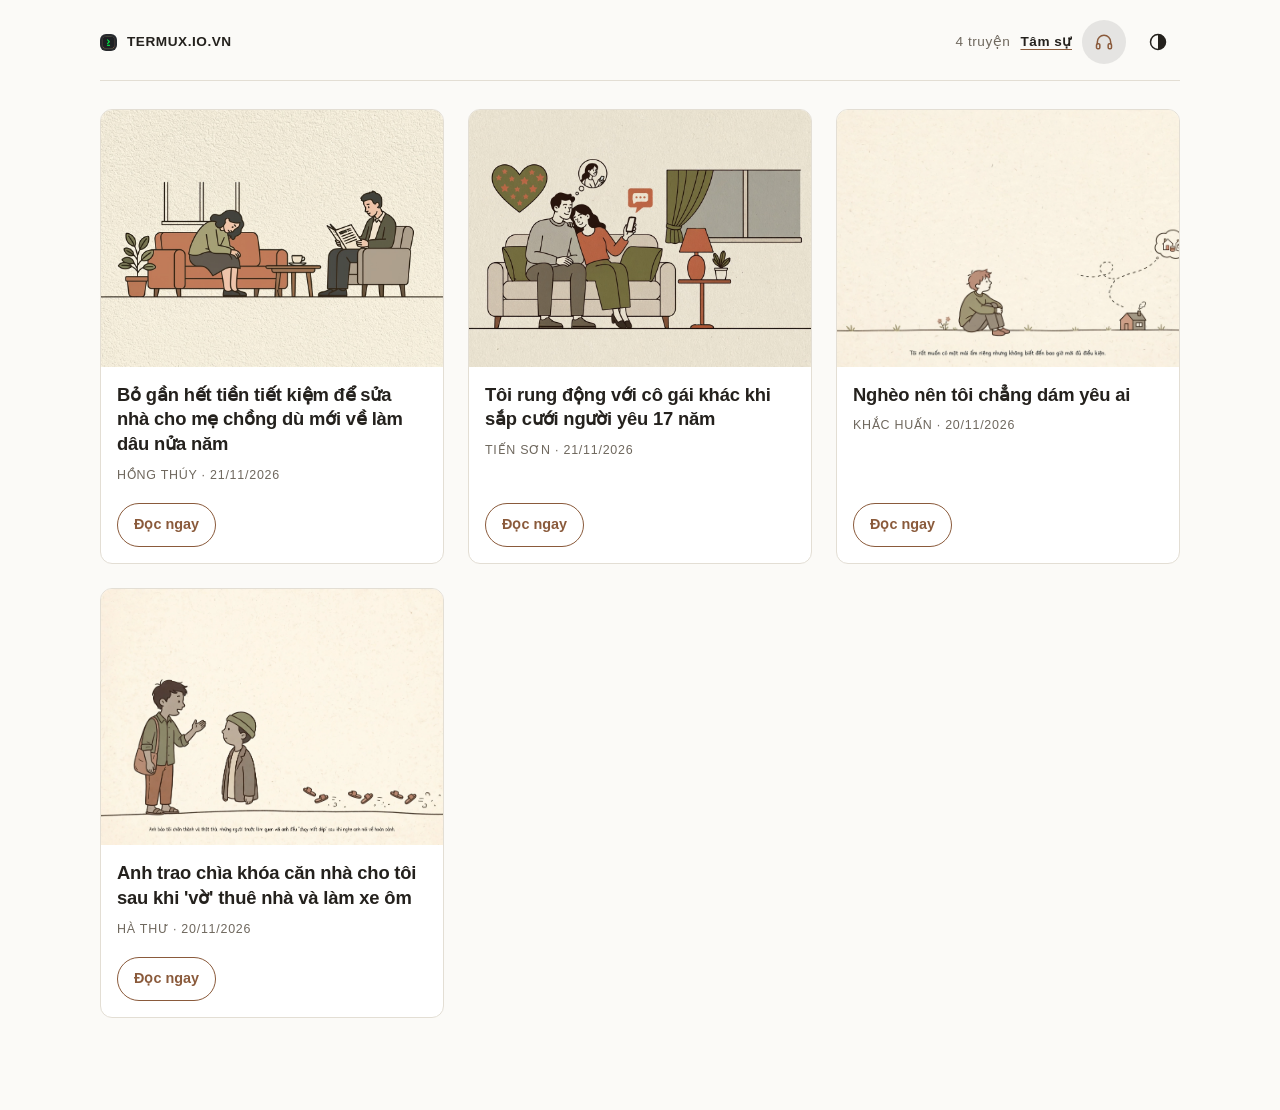
<file: index.html>
<!doctype html>
<html lang="vi">
<head>
<meta charset="utf-8">
<script>
try { var t = localStorage.getItem('blog-theme'); document.documentElement.dataset.theme = (t === 'light' || t === 'dark' || t === 'auto') ? t : 'auto'; }
catch (error) { document.documentElement.dataset.theme = 'auto'; }
</script>
<meta name="viewport" content="width=device-width, initial-scale=1">
<meta name="description" content="Đọc truyện tâm sự đời thường của người Việt — tình yêu, hôn nhân, gia đình — dưới dạng thẻ dễ đọc trên điện thoại.">
<link rel="icon" href="favicon.ico">
<link rel="icon" href="assets/logo.png?v=c140053f" type="image/png">
<meta property="og:image" content="https://termux.io.vn/assets/logo.png">
<title>Truyện</title>
<link rel="stylesheet" href="assets/style.css?v=c140053f">
</head>
<body class="home-picker">

<main>
  <h1 class="sr-only">Truyện</h1>
  <div class="feed-topbar">
    <div class="feed-left"><img class="brand-mark" src="assets/logo.png?v=c140053f" alt=""><span class="feed-brand">Termux.io.vn</span></div>
    <div class="feed-right"><span class="feed-count">1 / 4</span><a class="feed-link" href="tam-su/">Tâm sự</a>
<button class="listen-toggle" type="button" aria-label="Chế độ: Nghe" aria-pressed="false">
  <svg class="listen-icon" viewBox="0 0 24 24" fill="none" stroke="currentColor" stroke-width="1.8" stroke-linecap="round" stroke-linejoin="round" aria-hidden="true"><path d="M4 14v-2a8 8 0 0 1 16 0v2"/><rect x="3" y="14" width="4" height="6" rx="1.5"/><rect x="17" y="14" width="4" height="6" rx="1.5"/></svg>
</button>
<button class="theme-toggle" type="button" aria-label="Chế độ: Tự động">
  <svg class="theme-icon" data-mode="light" viewBox="0 0 24 24" fill="none" stroke="currentColor" stroke-width="1.8" stroke-linecap="round" aria-hidden="true"><circle cx="12" cy="12" r="4"/><path d="M12 2v2M12 20v2M2 12h2M20 12h2M4.9 4.9l1.4 1.4M17.7 17.7l1.4 1.4M19.1 4.9l-1.4 1.4M6.3 17.7l-1.4 1.4"/></svg>
  <svg class="theme-icon" data-mode="dark" viewBox="0 0 24 24" fill="none" stroke="currentColor" stroke-width="1.8" stroke-linecap="round" stroke-linejoin="round" aria-hidden="true"><path d="M20 15.5A8.5 8.5 0 0 1 8.5 4a8.5 8.5 0 1 0 11.5 11.5z"/></svg>
  <svg class="theme-icon" data-mode="auto" viewBox="0 0 24 24" fill="none" stroke="currentColor" stroke-width="1.8" aria-hidden="true"><circle cx="12" cy="12" r="9"/><path d="M12 3a9 9 0 0 1 0 18z" fill="currentColor" stroke="none"/></svg>
</button>
    </div>
  </div>
  <div class="cover-feed">
    <section class="cover-slide">
      <img class="cover-image" src="assets/img/bo-gan-het-tien-tiet-kiem-e-sua-nha-cho-me-chong-du-moi-ve-l/2.jpeg" alt="">
      <div class="cover-shade"></div>
      <div class="cover-content">
        <h2 class="cover-title">Bỏ gần hết tiền tiết kiệm để sửa nhà cho mẹ chồng dù mới về làm dâu nửa năm</h2>
        <p class="cover-meta">Hồng Thúy · 21/11/2026</p>
        <a class="cover-read" aria-label="Đọc: Bỏ gần hết tiền tiết kiệm để sửa nhà cho mẹ chồng dù mới về làm dâu nửa năm" href="posts/bo-gan-het-tien-tiet-kiem-e-sua-nha-cho-me-chong-du-moi-ve-l/">Đọc ngay</a>
      </div>
    </section>
    <section class="cover-slide">
      <img class="cover-image" src="assets/img/toi-rung-ong-voi-co-gai-khac-khi-sap-cuoi-nguoi-yeu-17-nam/2.jpeg" alt="">
      <div class="cover-shade"></div>
      <div class="cover-content">
        <h2 class="cover-title">Tôi rung động với cô gái khác khi sắp cưới người yêu 17 năm</h2>
        <p class="cover-meta">Tiến Sơn · 21/11/2026</p>
        <a class="cover-read" aria-label="Đọc: Tôi rung động với cô gái khác khi sắp cưới người yêu 17 năm" href="posts/toi-rung-ong-voi-co-gai-khac-khi-sap-cuoi-nguoi-yeu-17-nam/">Đọc ngay</a>
      </div>
    </section>
    <section class="cover-slide">
      <img class="cover-image" src="assets/img/ngheo-nen-toi-chang-dam-yeu-ai/2.webp" alt="">
      <div class="cover-shade"></div>
      <div class="cover-content">
        <h2 class="cover-title">Nghèo nên tôi chẳng dám yêu ai</h2>
        <p class="cover-meta">Khắc Huấn · 20/11/2026</p>
        <a class="cover-read" aria-label="Đọc: Nghèo nên tôi chẳng dám yêu ai" href="posts/ngheo-nen-toi-chang-dam-yeu-ai/">Đọc ngay</a>
      </div>
    </section>
    <section class="cover-slide">
      <img class="cover-image" src="assets/img/anh-trao-chia-khoa-can-nha-cho-toi-sau-khi-vo-thue-nha-va-la/2.webp" alt="">
      <div class="cover-shade"></div>
      <div class="cover-content">
        <h2 class="cover-title">Anh trao chìa khóa căn nhà cho tôi sau khi &#39;vờ&#39; thuê nhà và làm xe ôm</h2>
        <p class="cover-meta">Hà Thư · 20/11/2026</p>
        <a class="cover-read" aria-label="Đọc: Anh trao chìa khóa căn nhà cho tôi sau khi &#39;vờ&#39; thuê nhà và làm xe ôm" href="posts/anh-trao-chia-khoa-can-nha-cho-toi-sau-khi-vo-thue-nha-va-la/">Đọc ngay</a>
      </div>
    </section>
  </div>
  <button class="feed-next" aria-label="Truyện tiếp" type="button">↓</button>
</main>

<div class="mini-player" hidden>
  <div class="mini-player-info">
    <span class="mini-player-title"></span>
    <span class="mini-player-progress"></span>
  </div>
  <div class="mini-player-track"><span class="mini-player-fill"></span></div>
  <button class="mini-player-toggle" type="button" aria-label="Tạm dừng">
    <svg class="mini-icon mini-pause" viewBox="0 0 24 24" aria-hidden="true"><path d="M8 5v14M16 5v14" stroke="currentColor" stroke-width="2.4" stroke-linecap="round"/></svg>
    <svg class="mini-icon mini-play" viewBox="0 0 24 24" aria-hidden="true"><path d="M8 5l11 7-11 7z" fill="currentColor"/></svg>
  </button>
</div>
<script src="assets/theme.js?v=c140053f" defer></script>
<script src="assets/reader.js?v=c140053f" defer></script>
<script src="assets/home.js?v=c140053f" defer></script>
<script src="assets/app.js?v=c140053f" defer></script>
</body>
</html>
</file>
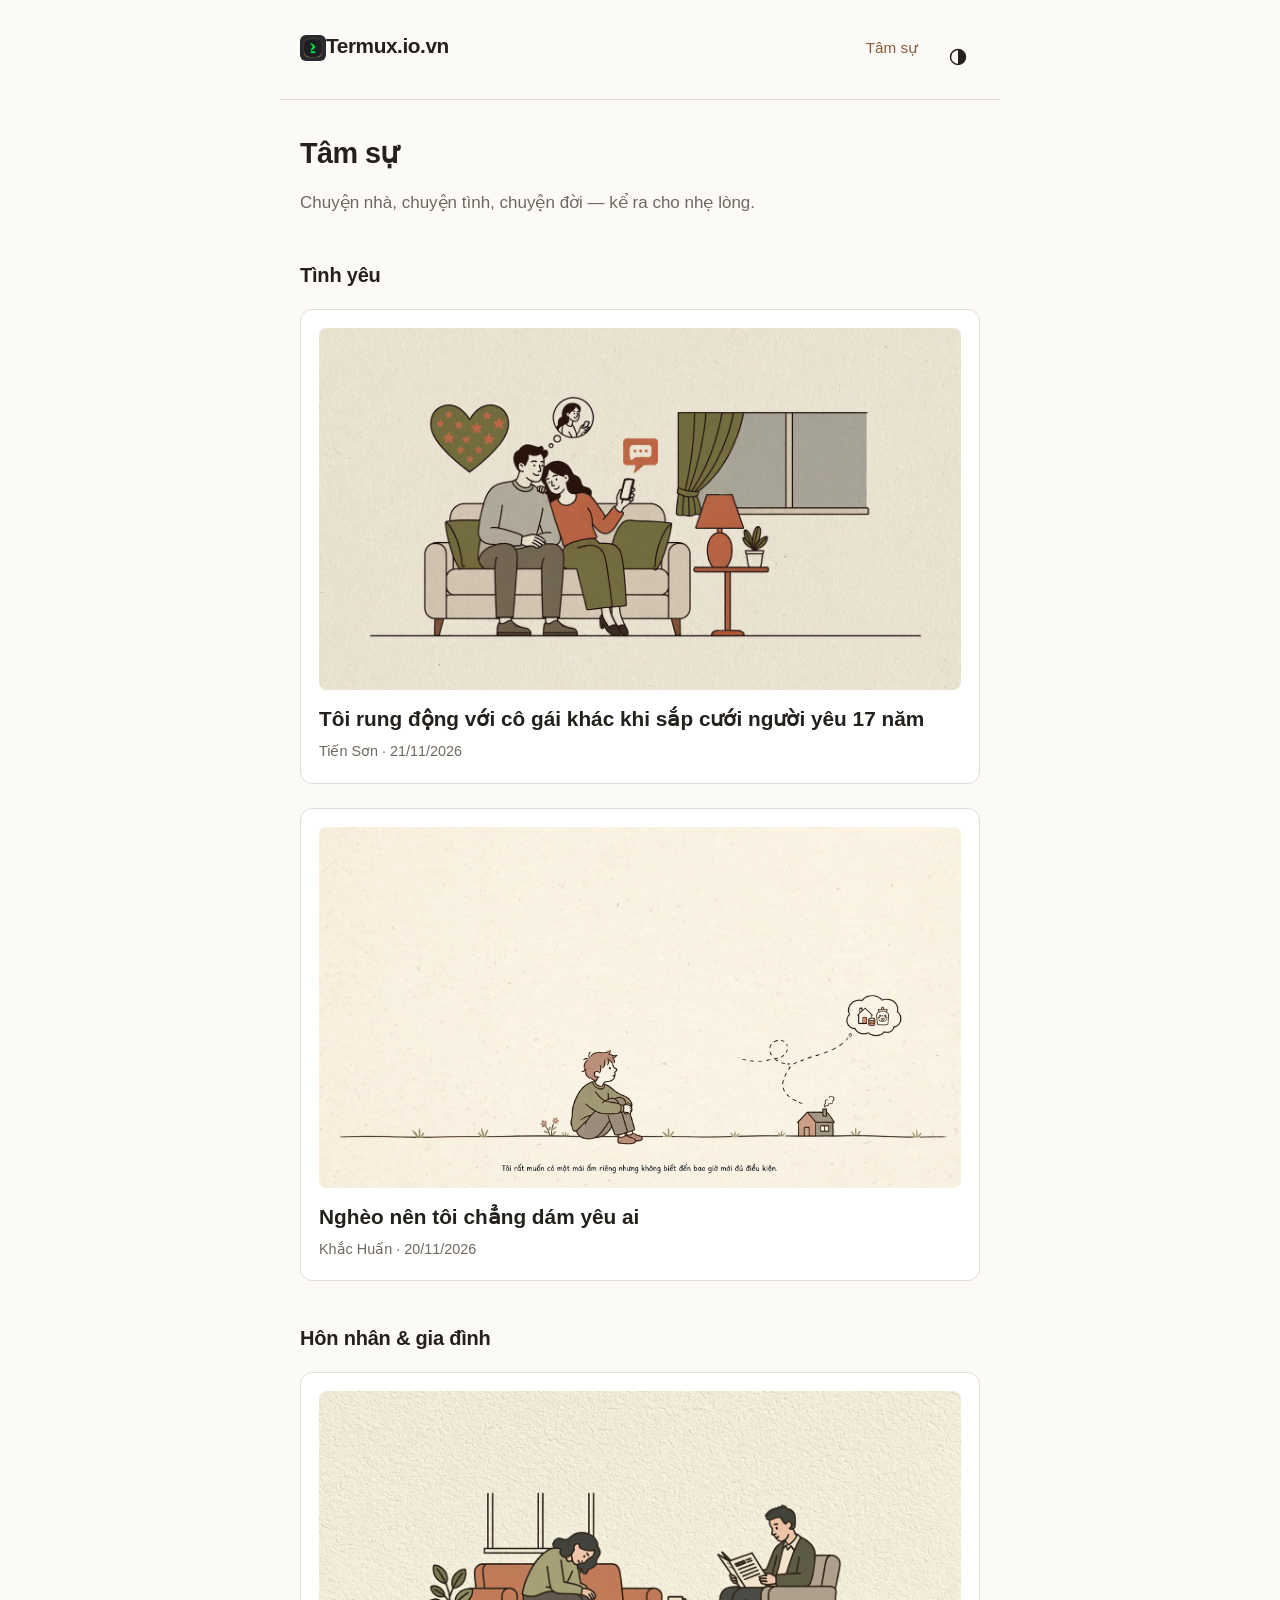
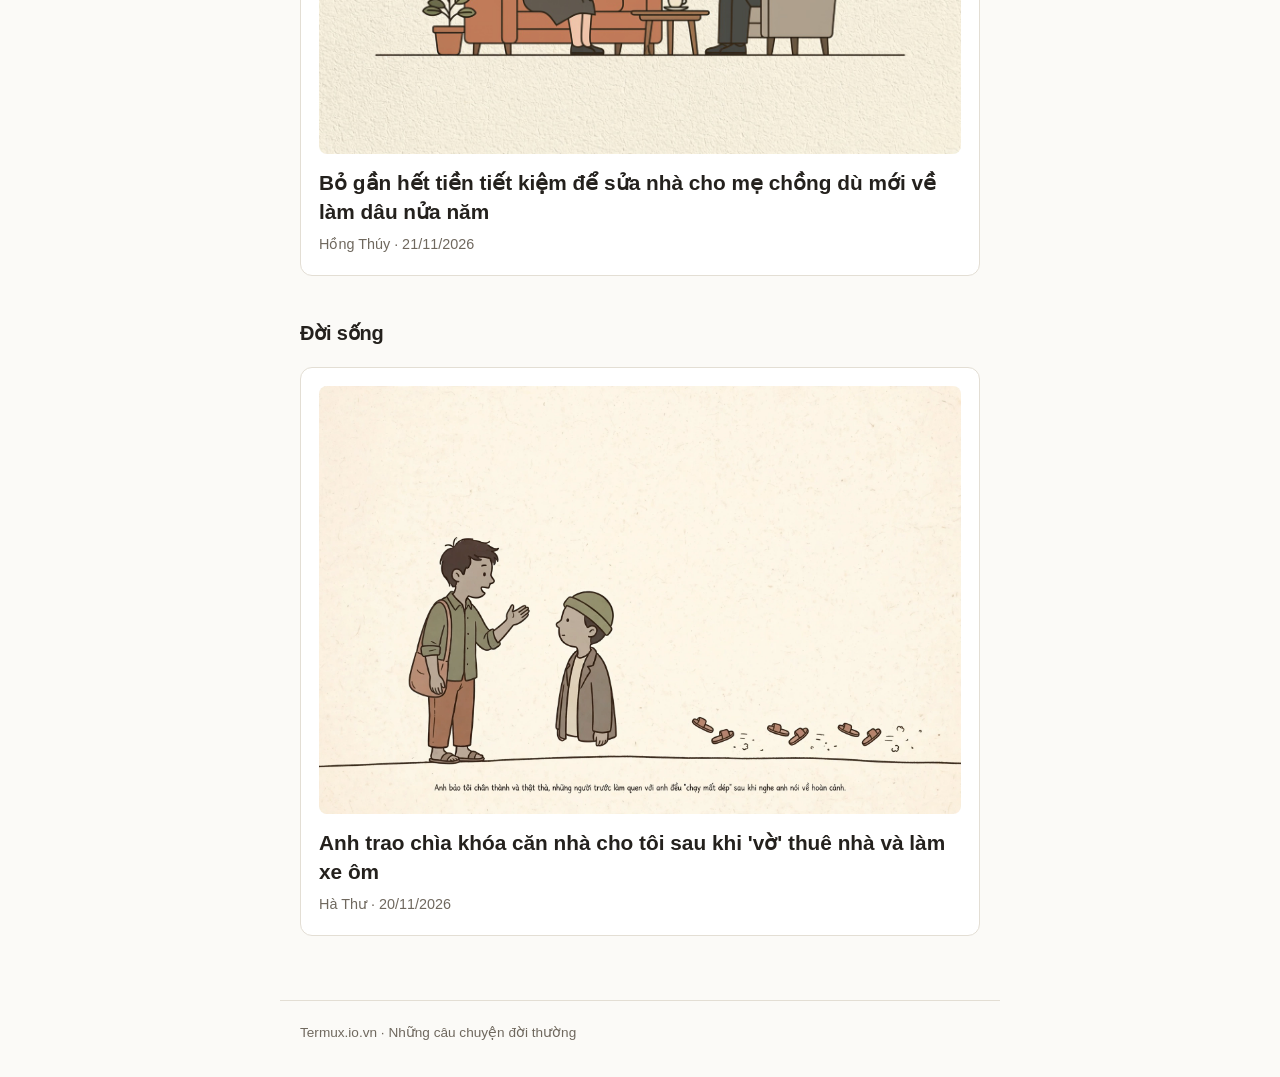
<file: tam-su/index.html>
<!doctype html>
<html lang="vi">
<head>
<meta charset="utf-8">
<script>
try { var t = localStorage.getItem('blog-theme'); document.documentElement.dataset.theme = (t === 'light' || t === 'dark' || t === 'auto') ? t : 'auto'; }
catch (error) { document.documentElement.dataset.theme = 'auto'; }
</script>
<meta name="viewport" content="width=device-width, initial-scale=1">
<meta name="description" content="Tâm sự trên Termux.io.vn — những câu chuyện đời thường về tình yêu, hôn nhân và gia đình người Việt, đọc dạng thẻ dễ chịu trên điện thoại.">
<link rel="icon" href="../favicon.ico">
<link rel="icon" href="../assets/logo.png?v=c140053f" type="image/png">
<meta property="og:image" content="https://termux.io.vn/assets/logo.png">
<title>Tâm sự — Termux.io.vn</title>
<link rel="stylesheet" href="../assets/style.css?v=c140053f">
</head>
<body>
<header class="site-header">
  <a class="site-title" href="../"><img class="brand-mark" src="../assets/logo.png?v=c140053f" alt="">Termux.io.vn</a>
  <nav class="site-nav">
    <a href="../tam-su/">Tâm sự</a>
<button class="theme-toggle" type="button" aria-label="Chế độ: Tự động">
  <svg class="theme-icon" data-mode="light" viewBox="0 0 24 24" fill="none" stroke="currentColor" stroke-width="1.8" stroke-linecap="round" aria-hidden="true"><circle cx="12" cy="12" r="4"/><path d="M12 2v2M12 20v2M2 12h2M20 12h2M4.9 4.9l1.4 1.4M17.7 17.7l1.4 1.4M19.1 4.9l-1.4 1.4M6.3 17.7l-1.4 1.4"/></svg>
  <svg class="theme-icon" data-mode="dark" viewBox="0 0 24 24" fill="none" stroke="currentColor" stroke-width="1.8" stroke-linecap="round" stroke-linejoin="round" aria-hidden="true"><path d="M20 15.5A8.5 8.5 0 0 1 8.5 4a8.5 8.5 0 1 0 11.5 11.5z"/></svg>
  <svg class="theme-icon" data-mode="auto" viewBox="0 0 24 24" fill="none" stroke="currentColor" stroke-width="1.8" aria-hidden="true"><circle cx="12" cy="12" r="9"/><path d="M12 3a9 9 0 0 1 0 18z" fill="currentColor" stroke="none"/></svg>
</button>  </nav>
</header>
<main>
  <h1 class="page-title">Tâm sự</h1>
  <p class="page-intro">Chuyện nhà, chuyện tình, chuyện đời — kể ra cho nhẹ lòng.</p>
    <section class="topic">
      <h2 class="topic-title">Tình yêu</h2>
      <div class="story-list">
        <article class="story-card">
          <a class="story-cover-link" href="../posts/toi-rung-ong-voi-co-gai-khac-khi-sap-cuoi-nguoi-yeu-17-nam/"><img class="story-cover" src="../assets/img/toi-rung-ong-voi-co-gai-khac-khi-sap-cuoi-nguoi-yeu-17-nam/2.jpeg" alt=""></a>
          <h3 class="story-title"><a href="../posts/toi-rung-ong-voi-co-gai-khac-khi-sap-cuoi-nguoi-yeu-17-nam/">Tôi rung động với cô gái khác khi sắp cưới người yêu 17 năm</a></h3>
          <p class="story-meta">Tiến Sơn · 21/11/2026</p>
        </article>
        <article class="story-card">
          <a class="story-cover-link" href="../posts/ngheo-nen-toi-chang-dam-yeu-ai/"><img class="story-cover" src="../assets/img/ngheo-nen-toi-chang-dam-yeu-ai/2.webp" alt=""></a>
          <h3 class="story-title"><a href="../posts/ngheo-nen-toi-chang-dam-yeu-ai/">Nghèo nên tôi chẳng dám yêu ai</a></h3>
          <p class="story-meta">Khắc Huấn · 20/11/2026</p>
        </article>
      </div>
    </section>
    <section class="topic">
      <h2 class="topic-title">Hôn nhân &amp; gia đình</h2>
      <div class="story-list">
        <article class="story-card">
          <a class="story-cover-link" href="../posts/bo-gan-het-tien-tiet-kiem-e-sua-nha-cho-me-chong-du-moi-ve-l/"><img class="story-cover" src="../assets/img/bo-gan-het-tien-tiet-kiem-e-sua-nha-cho-me-chong-du-moi-ve-l/2.jpeg" alt=""></a>
          <h3 class="story-title"><a href="../posts/bo-gan-het-tien-tiet-kiem-e-sua-nha-cho-me-chong-du-moi-ve-l/">Bỏ gần hết tiền tiết kiệm để sửa nhà cho mẹ chồng dù mới về làm dâu nửa năm</a></h3>
          <p class="story-meta">Hồng Thúy · 21/11/2026</p>
        </article>
      </div>
    </section>
    <section class="topic">
      <h2 class="topic-title">Đời sống</h2>
      <div class="story-list">
        <article class="story-card">
          <a class="story-cover-link" href="../posts/anh-trao-chia-khoa-can-nha-cho-toi-sau-khi-vo-thue-nha-va-la/"><img class="story-cover" src="../assets/img/anh-trao-chia-khoa-can-nha-cho-toi-sau-khi-vo-thue-nha-va-la/2.webp" alt=""></a>
          <h3 class="story-title"><a href="../posts/anh-trao-chia-khoa-can-nha-cho-toi-sau-khi-vo-thue-nha-va-la/">Anh trao chìa khóa căn nhà cho tôi sau khi &#39;vờ&#39; thuê nhà và làm xe ôm</a></h3>
          <p class="story-meta">Hà Thư · 20/11/2026</p>
        </article>
      </div>
    </section>
</main>
<footer class="site-footer">Termux.io.vn · Những câu chuyện đời thường</footer>
<div class="mini-player" hidden>
  <div class="mini-player-info">
    <span class="mini-player-title"></span>
    <span class="mini-player-progress"></span>
  </div>
  <div class="mini-player-track"><span class="mini-player-fill"></span></div>
  <button class="mini-player-toggle" type="button" aria-label="Tạm dừng">
    <svg class="mini-icon mini-pause" viewBox="0 0 24 24" aria-hidden="true"><path d="M8 5v14M16 5v14" stroke="currentColor" stroke-width="2.4" stroke-linecap="round"/></svg>
    <svg class="mini-icon mini-play" viewBox="0 0 24 24" aria-hidden="true"><path d="M8 5l11 7-11 7z" fill="currentColor"/></svg>
  </button>
</div>
<script src="../assets/theme.js?v=c140053f" defer></script>
<script src="../assets/reader.js?v=c140053f" defer></script>
<script src="../assets/home.js?v=c140053f" defer></script>
<script src="../assets/app.js?v=c140053f" defer></script>
</body>
</html>
</file>
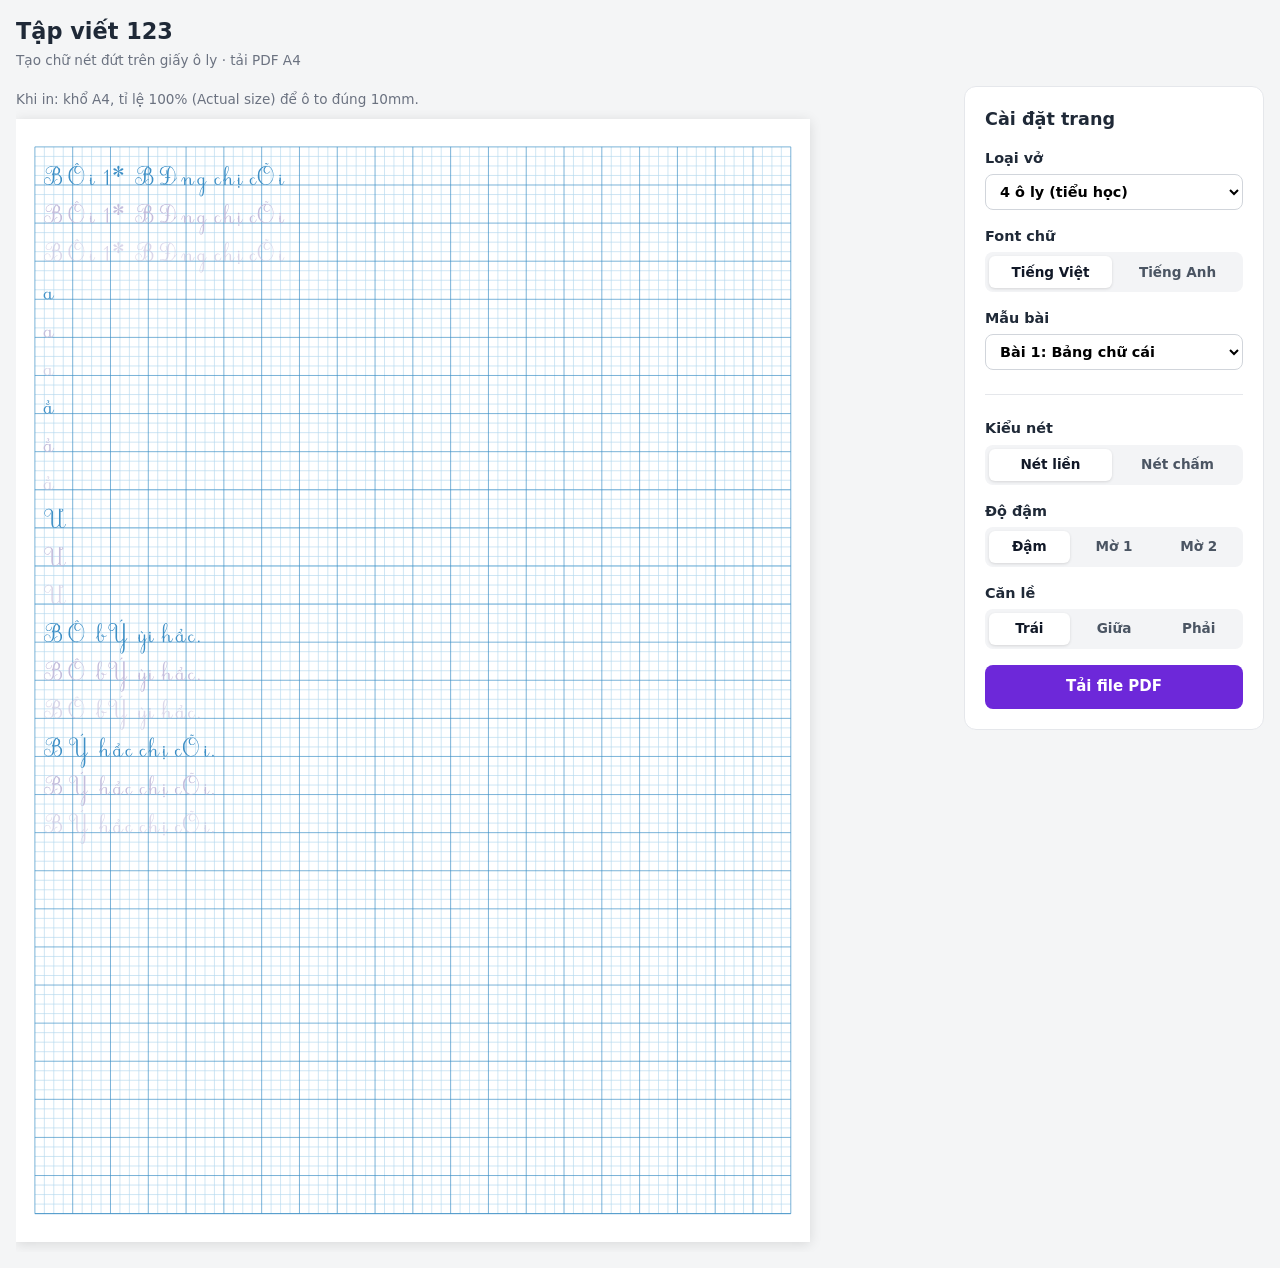
<file: tap-viet/index.html>
<!doctype html>
<html lang="vi">
  <head>
    <meta charset="utf-8" />
    <meta name="viewport" content="width=device-width, initial-scale=1" />
    <title>Tập viết 123 — Bảng tập viết ô ly</title>
    <link rel="stylesheet" href="styles.css" />
  </head>
  <body>
    <header class="site-header">
      <h1>Tập viết 123</h1>
      <p>Tạo chữ nét đứt trên giấy ô ly · tải PDF A4</p>
    </header>

    <div class="layout">
      <main class="sheet-column">
        <p class="hint">Khi in: khổ A4, tỉ lệ 100% (Actual size) để ô to đúng 10mm.</p>
        <div class="sheet" id="sheet" aria-label="Bảng tập viết"></div>
      </main>

      <aside class="settings">
        <h2>Cài đặt trang</h2>

        <label class="field">
          Loại vở
          <select id="paper">
            <option value="oly4">4 ô ly (tiểu học)</option>
            <option value="oly5">5 ô ly (tiểu học)</option>
            <option value="ke7">Kẻ ngang 7mm (cấp 2)</option>
          </select>
        </label>

        <div class="field">
          <span class="field-label">Font chữ</span>
          <div id="font" class="segmented" role="group" aria-label="Font chữ">
            <button type="button" data-value="vi" class="active">Tiếng Việt</button>
            <button type="button" data-value="en">Tiếng Anh</button>
          </div>
        </div>

        <label class="field">
          Mẫu bài
          <select id="lesson"></select>
        </label>

        <hr />

        <div class="field">
          <span class="field-label">Kiểu nét</span>
          <div id="style" class="segmented" role="group" aria-label="Kiểu nét">
            <button type="button" data-value="solid" class="active">Nét liền</button>
            <button type="button" data-value="outline">Nét chấm</button>
          </div>
        </div>

        <div class="field">
          <span class="field-label">Độ đậm</span>
          <div id="darkness" class="segmented" role="group" aria-label="Độ đậm">
            <button type="button" data-value="bold" class="active">Đậm</button>
            <button type="button" data-value="mild">Mờ 1</button>
            <button type="button" data-value="light">Mờ 2</button>
          </div>
        </div>

        <div class="field">
          <span class="field-label">Căn lề</span>
          <div id="align" class="segmented" role="group" aria-label="Căn lề">
            <button type="button" data-value="left" class="active">Trái</button>
            <button type="button" data-value="center">Giữa</button>
            <button type="button" data-value="right">Phải</button>
          </div>
        </div>

        <button id="download" class="download" type="button">Tải file PDF</button>
      </aside>
    </div>

    <script type="module" src="app.js"></script>
  </body>
</html>
</file>
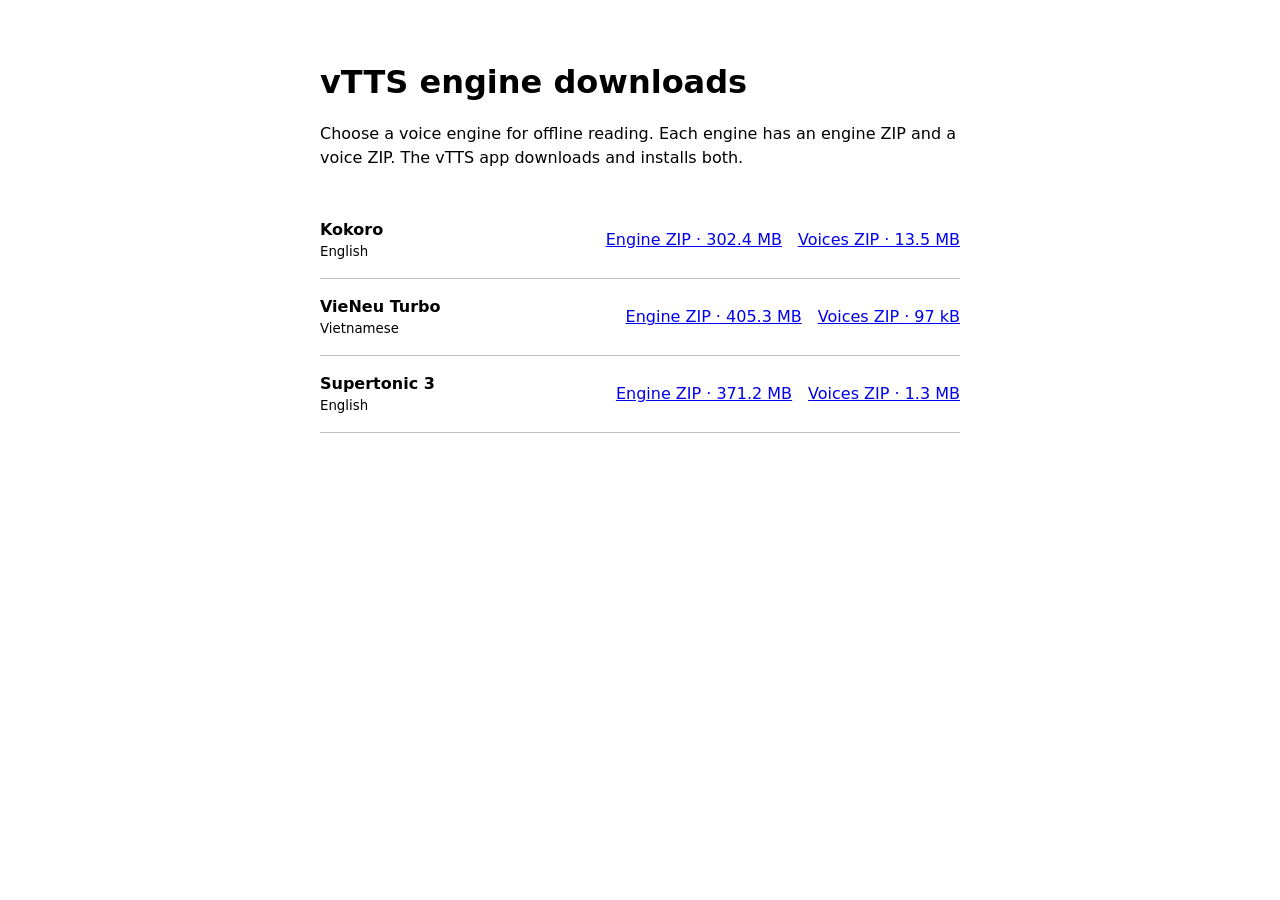
<file: tts-engine/index.html>
<!doctype html>
<html lang="en">
<head>
  <meta charset="utf-8">
  <meta name="viewport" content="width=device-width, initial-scale=1">
  <title>vTTS engine downloads</title>
  <style>
    :root { color-scheme: light dark; font: 100%/1.5 system-ui, sans-serif; }
    body { max-width: 40rem; margin: 4rem auto; padding: 0 1.25rem; }
    h1 { line-height: 1.15; }
    ul { list-style: none; padding: 0; margin: 2rem 0; }
    li { display: flex; align-items: center; justify-content: space-between; flex-wrap: wrap;
         gap: .75rem; padding: 1rem 0; border-bottom: 1px solid color-mix(in srgb, currentColor 25%, transparent); }
    small { display: block; }
    .links { display: flex; flex-wrap: wrap; gap: .5rem 1rem; }
    a { color: LinkText; }
  </style>
</head>
<body>
  <main>
    <h1>vTTS engine downloads</h1>
    <p>Choose a voice engine for offline reading. Each engine has an engine ZIP and a voice ZIP. The vTTS app downloads and installs both.</p>
    <ul>
      <li><span><strong>Kokoro</strong><small>English</small></span><span class="links"><a href="https://github.com/dhhieu113pro/dhhieu113pro.github.io/releases/download/tts-engines-v1/kokoro-engine.zip">Engine ZIP · 302.4 MB</a> <a href="https://github.com/dhhieu113pro/dhhieu113pro.github.io/releases/download/tts-engines-v1/kokoro-voices.zip">Voices ZIP · 13.5 MB</a></span></li>
      <li><span><strong>VieNeu Turbo</strong><small>Vietnamese</small></span><span class="links"><a href="https://github.com/dhhieu113pro/dhhieu113pro.github.io/releases/download/tts-engines-v1/vieneu-turbo-engine.zip">Engine ZIP · 405.3 MB</a> <a href="https://github.com/dhhieu113pro/dhhieu113pro.github.io/releases/download/tts-engines-v1/vieneu-turbo-voices.zip">Voices ZIP · 97 kB</a></span></li>
      <li><span><strong>Supertonic 3</strong><small>English</small></span><span class="links"><a href="https://github.com/dhhieu113pro/dhhieu113pro.github.io/releases/download/tts-engines-v1/supertonic-3-engine.zip">Engine ZIP · 371.2 MB</a> <a href="https://github.com/dhhieu113pro/dhhieu113pro.github.io/releases/download/tts-engines-v1/supertonic-3-voices.zip">Voices ZIP · 1.3 MB</a></span></li>
    </ul>
  </main>
</body>
</html>
</file>
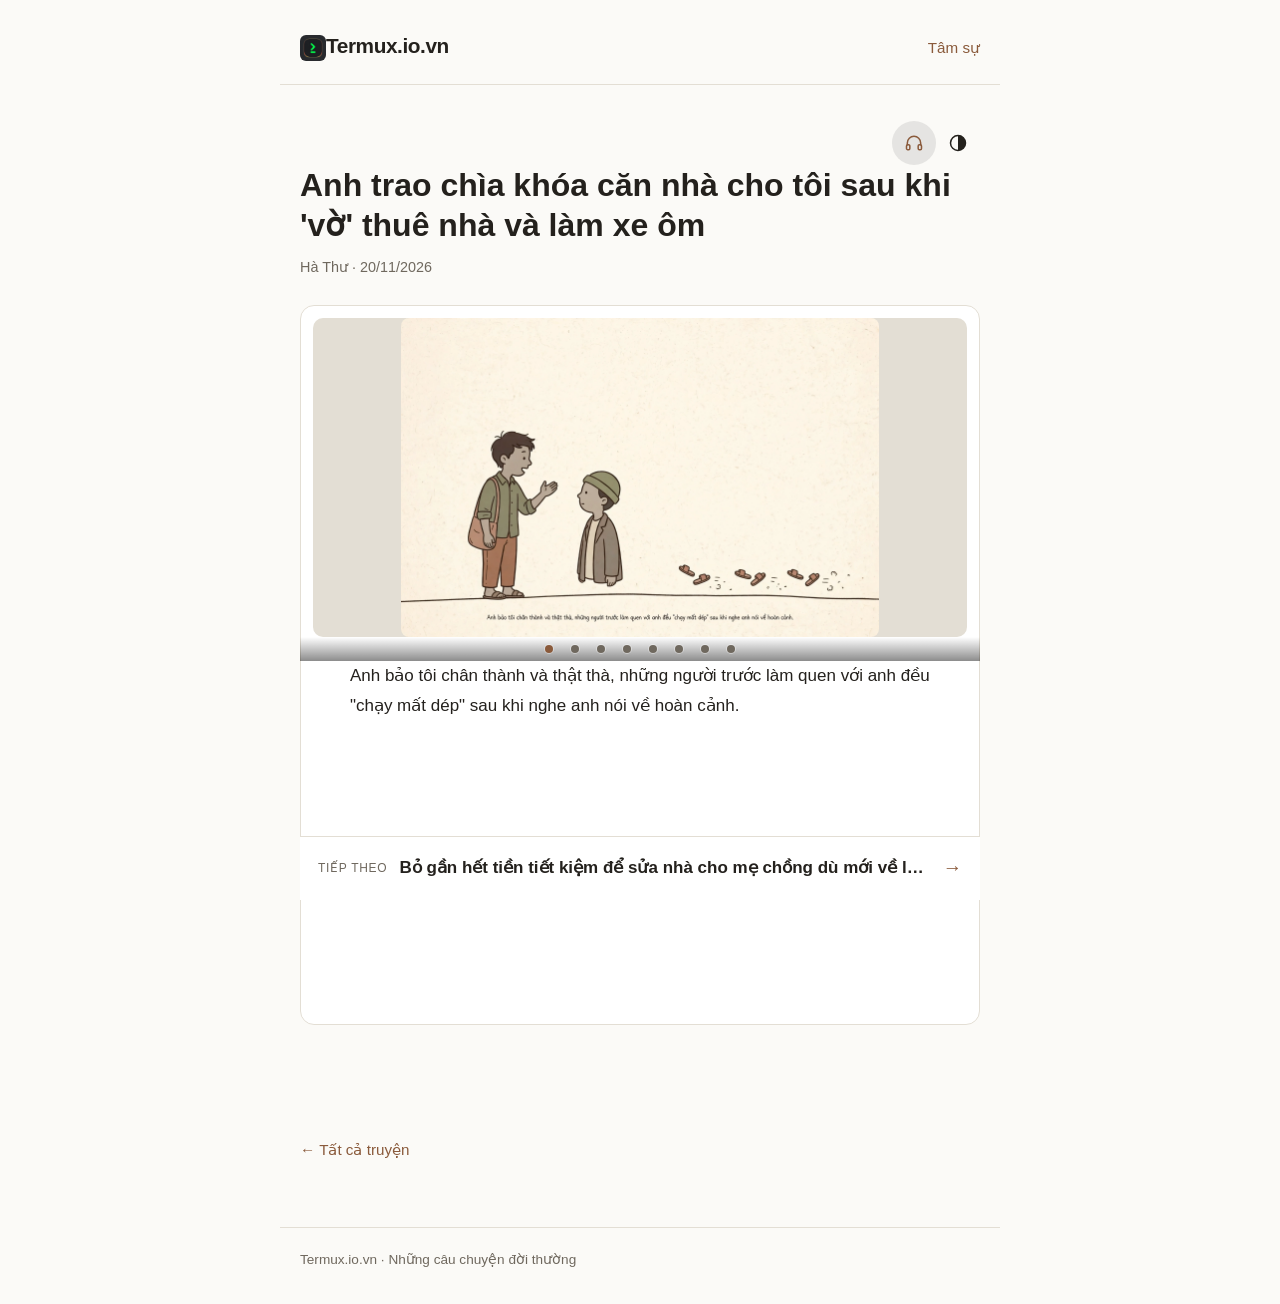
<file: posts/anh-trao-chia-khoa-can-nha-cho-toi-sau-khi-vo-thue-nha-va-la/index.html>
<!doctype html>
<html lang="vi">
<head>
<meta charset="utf-8">
<script>
try { var t = localStorage.getItem('blog-theme'); document.documentElement.dataset.theme = (t === 'light' || t === 'dark' || t === 'auto') ? t : 'auto'; }
catch (error) { document.documentElement.dataset.theme = 'auto'; }
</script>
<meta name="viewport" content="width=device-width, initial-scale=1, maximum-scale=1, user-scalable=no">
<meta name="description" content="Anh bảo tôi chân thành và thật thà, những người trước làm quen với anh đều &quot;chạy mất dép&quot; sau khi nghe anh nói về hoàn cảnh.">
<link rel="icon" href="../../favicon.ico">
<link rel="icon" href="../../assets/logo.png?v=c140053f" type="image/png">
<meta property="og:image" content="https://termux.io.vn/assets/logo.png">
<title>Anh trao chìa khóa căn nhà cho tôi sau khi &#39;vờ&#39; thuê nhà và làm xe ôm</title>
<link rel="stylesheet" href="../../assets/style.css?v=c140053f">
</head>
<body>
<header class="site-header">
  <a class="site-title" href="../../"><img class="brand-mark" src="../../assets/logo.png?v=c140053f" alt="">Termux.io.vn</a>
  <nav class="site-nav">
    <a href="../../tam-su/">Tâm sự</a>
  </nav>
</header>
<main>
  <article class="story">
    <div class="reader-topbar">
      <a class="reader-back" href="../../" aria-label="Trở về">←</a>
      <h1 class="reader-top-title">Anh trao chìa khóa căn nhà cho tôi sau khi &#39;vờ&#39; thuê nhà và làm xe ôm</h1>
      <span class="reader-top-count" aria-live="polite">1 / 8</span>
<button class="listen-toggle" type="button" aria-label="Chế độ: Nghe" aria-pressed="false">
  <svg class="listen-icon" viewBox="0 0 24 24" fill="none" stroke="currentColor" stroke-width="1.8" stroke-linecap="round" stroke-linejoin="round" aria-hidden="true"><path d="M4 14v-2a8 8 0 0 1 16 0v2"/><rect x="3" y="14" width="4" height="6" rx="1.5"/><rect x="17" y="14" width="4" height="6" rx="1.5"/></svg>
</button>
<button class="theme-toggle" type="button" aria-label="Chế độ: Tự động">
  <svg class="theme-icon" data-mode="light" viewBox="0 0 24 24" fill="none" stroke="currentColor" stroke-width="1.8" stroke-linecap="round" aria-hidden="true"><circle cx="12" cy="12" r="4"/><path d="M12 2v2M12 20v2M2 12h2M20 12h2M4.9 4.9l1.4 1.4M17.7 17.7l1.4 1.4M19.1 4.9l-1.4 1.4M6.3 17.7l-1.4 1.4"/></svg>
  <svg class="theme-icon" data-mode="dark" viewBox="0 0 24 24" fill="none" stroke="currentColor" stroke-width="1.8" stroke-linecap="round" stroke-linejoin="round" aria-hidden="true"><path d="M20 15.5A8.5 8.5 0 0 1 8.5 4a8.5 8.5 0 1 0 11.5 11.5z"/></svg>
  <svg class="theme-icon" data-mode="auto" viewBox="0 0 24 24" fill="none" stroke="currentColor" stroke-width="1.8" aria-hidden="true"><circle cx="12" cy="12" r="9"/><path d="M12 3a9 9 0 0 1 0 18z" fill="currentColor" stroke="none"/></svg>
</button>
    </div>
    <h1 class="story-title">Anh trao chìa khóa căn nhà cho tôi sau khi &#39;vờ&#39; thuê nhà và làm xe ôm</h1>
    <p class="story-meta">Hà Thư · 20/11/2026</p>
    <div class="reader-deck">
      <div class="reader-track">
      <section class="reader-card">
        <div class="card-media"><img class="card-image" src="../../assets/img/anh-trao-chia-khoa-can-nha-cho-toi-sau-khi-vo-thue-nha-va-la/2.webp" alt=""></div>
        <div class="card-body"><div class="card-text">
          <span class="sentence" data-audio="../../assets/audio/anh-trao-chia-khoa-can-nha-cho-toi-sau-khi-vo-thue-nha-va-la/000.mp3">Anh bảo tôi chân thành và thật thà, những người trước làm quen với anh đều &quot;chạy mất dép&quot; sau khi nghe anh nói về hoàn cảnh.</span>
        </div></div>
        <span class="scroll-hint" aria-hidden="true">↓</span>
      </section>
      <section class="reader-card">
        <div class="card-media"><img class="card-image" src="../../assets/img/anh-trao-chia-khoa-can-nha-cho-toi-sau-khi-vo-thue-nha-va-la/3.webp" alt=""></div>
        <div class="card-body"><div class="card-text">
          <span class="sentence" data-audio="../../assets/audio/anh-trao-chia-khoa-can-nha-cho-toi-sau-khi-vo-thue-nha-va-la/001.mp3">Tôi gửi những lời tâm sự chân thành này, thứ nhất để cảm ơn ban biên tập của báo, thứ hai muốn chia sẻ với các bạn đang trên hành trình tìm hạnh phúc, để thêm niềm tin yêu và tin vào hạnh phúc có thật.</span>
          <span class="sentence" data-audio="../../assets/audio/anh-trao-chia-khoa-can-nha-cho-toi-sau-khi-vo-thue-nha-va-la/002.mp3">Tôi là người phụ nữ đã trải qua một lần đò, không có hạnh phúc vì chồng ham chơi lười làm, nhậu nhẹt và đối xử không tốt với mẹ con tôi.</span>
          <span class="sentence" data-audio="../../assets/audio/anh-trao-chia-khoa-can-nha-cho-toi-sau-khi-vo-thue-nha-va-la/003.mp3">Sau những lần tổn thương, tôi quyết định giải thoát khỏi cuộc hôn nhân không hạnh phúc này, ra đi với hai bàn tay trắng và cô con gái 10 tuổi để lên Hà Nội lập nghiệp.</span>
          <span class="sentence" data-audio="../../assets/audio/anh-trao-chia-khoa-can-nha-cho-toi-sau-khi-vo-thue-nha-va-la/004.mp3">Thời gian đầu tôi gặp rất nhiều khó khăn từ việc thuê trọ, tìm việc làm, tìm trường và xin học cho con gái.</span>
          <span class="sentence" data-audio="../../assets/audio/anh-trao-chia-khoa-can-nha-cho-toi-sau-khi-vo-thue-nha-va-la/005.mp3">Cũng may mắn, hai bác chủ nhà tốt bụng và thương hoàn cảnh của mẹ con tôi nên giúp đỡ rất nhiều.</span>
          <span class="sentence" data-audio="../../assets/audio/anh-trao-chia-khoa-can-nha-cho-toi-sau-khi-vo-thue-nha-va-la/006.mp3">Tôi 38 tuổi, không có trình độ bằng cấp gì nên hai bác đã giới thiệu tôi đi làm giúp việc gia đình theo giờ cho những nhà có nhu cầu.</span>
        </div></div>
        <span class="scroll-hint" aria-hidden="true">↓</span>
      </section>
      <section class="reader-card">
        <div class="card-media"><img class="card-image" src="../../assets/img/anh-trao-chia-khoa-can-nha-cho-toi-sau-khi-vo-thue-nha-va-la/4.webp" alt=""></div>
        <div class="card-body"><div class="card-text">
          <span class="sentence" data-audio="../../assets/audio/anh-trao-chia-khoa-can-nha-cho-toi-sau-khi-vo-thue-nha-va-la/007.mp3">Công việc không quá vất vả, rất phù hợp với thời gian của tôi.</span>
          <span class="sentence" data-audio="../../assets/audio/anh-trao-chia-khoa-can-nha-cho-toi-sau-khi-vo-thue-nha-va-la/008.mp3">Tôi có thể chăm sóc cho con gái đi học hàng ngày, sáng làm hai nhà, chiều làm hai nhà, thứ bảy và chủ nhật con gái được nghỉ học nên tôi nhận làm thêm hai nhà nữa, mong có thêm thu nhập để lo cho con gái học hành.</span>
          <span class="sentence" data-audio="../../assets/audio/anh-trao-chia-khoa-can-nha-cho-toi-sau-khi-vo-thue-nha-va-la/009.mp3">Mọi gia đình mà tôi làm giúp việc khi biết hoàn cảnh của hai mẹ con đều giúp đỡ rất nhiều, người thì cho những bộ quần áo, giày dép còn rất mới, người thì cho hoa quả và thức ăn.</span>
          <span class="sentence" data-audio="../../assets/audio/anh-trao-chia-khoa-can-nha-cho-toi-sau-khi-vo-thue-nha-va-la/010.mp3">Dần dần cuộc sống của hai mẹ con đã tốt hơn và ổn định hơn.</span>
          <span class="sentence" data-audio="../../assets/audio/anh-trao-chia-khoa-can-nha-cho-toi-sau-khi-vo-thue-nha-va-la/011.mp3">Thậm chí có người còn vun vén tình cảm và giới thiệu vài người đàn ông có hoàn cảnh như tôi để mong hai mẹ con có hạnh phúc mới và người thương yêu thật lòng.</span>
          <span class="sentence" data-audio="../../assets/audio/anh-trao-chia-khoa-can-nha-cho-toi-sau-khi-vo-thue-nha-va-la/012.mp3">Thú thật tôi đã suy nghĩ rất nhiều về chuyện đó, chỉ sợ lại gặp một người đàn ông như chồng cũ thì hai mẹ con sẽ khổ, rồi mang tiếng với bố mẹ và họ hàng.</span>
        </div></div>
        <span class="scroll-hint" aria-hidden="true">↓</span>
      </section>
      <section class="reader-card">
        <div class="card-media"><img class="card-image" src="../../assets/img/anh-trao-chia-khoa-can-nha-cho-toi-sau-khi-vo-thue-nha-va-la/5.webp" alt=""></div>
        <div class="card-body"><div class="card-text">
          <span class="sentence" data-audio="../../assets/audio/anh-trao-chia-khoa-can-nha-cho-toi-sau-khi-vo-thue-nha-va-la/013.mp3">Thời gian cứ thế qua đi, tôi gặp anh nhờ mục Hẹn hò của báo VnExpress.</span>
          <span class="sentence" data-audio="../../assets/audio/anh-trao-chia-khoa-can-nha-cho-toi-sau-khi-vo-thue-nha-va-la/014.mp3">Anh đã đăng bài viết muốn tìm mẹ cho con, nhất là những người phụ nữ cùng hoàn cảnh.</span>
          <span class="sentence" data-audio="../../assets/audio/anh-trao-chia-khoa-can-nha-cho-toi-sau-khi-vo-thue-nha-va-la/015.mp3">Ban đầu tôi đọc lướt qua, có gửi những lời bình luận chúc anh sớm tìm được hạnh phúc của mình.</span>
          <span class="sentence" data-audio="../../assets/audio/anh-trao-chia-khoa-can-nha-cho-toi-sau-khi-vo-thue-nha-va-la/016.mp3">Rồi không biết sao tôi lại đọc đi đọc lại bài viết của anh rất nhiều lần, suy nghĩ rất lâu để rồi quyết định mạnh dạn gửi thư làm quen.</span>
          <span class="sentence" data-audio="../../assets/audio/anh-trao-chia-khoa-can-nha-cho-toi-sau-khi-vo-thue-nha-va-la/017.mp3">Tôi cảm nhận được sự chân thành và rất đàn ông, điềm đạm của anh, sự nhẹ nhàng trong từng câu chữ.</span>
          <span class="sentence" data-audio="../../assets/audio/anh-trao-chia-khoa-can-nha-cho-toi-sau-khi-vo-thue-nha-va-la/018.mp3">Sau khi gửi thư làm quen với anh, một phần tôi bận rộn với công việc của mình, một phần nghĩ là anh sẽ không bao giờ hồi âm lại cho mình đâu, nên tôi không để ý mail cá nhân nữa.</span>
        </div></div>
        <span class="scroll-hint" aria-hidden="true">↓</span>
      </section>
      <section class="reader-card">
        <div class="card-media"><img class="card-image" src="../../assets/img/anh-trao-chia-khoa-can-nha-cho-toi-sau-khi-vo-thue-nha-va-la/6.webp" alt=""></div>
        <div class="card-body"><div class="card-text">
          <span class="sentence" data-audio="../../assets/audio/anh-trao-chia-khoa-can-nha-cho-toi-sau-khi-vo-thue-nha-va-la/019.mp3">Bất ngờ lại đến, ngày hôm sau tôi nhận được thư hồi âm.</span>
          <span class="sentence" data-audio="../../assets/audio/anh-trao-chia-khoa-can-nha-cho-toi-sau-khi-vo-thue-nha-va-la/020.mp3">Trong thư anh nói làm nghề tài xế, thuê nhà ở Hà Nội, anh sợ không phù hợp với tôi và con.</span>
          <span class="sentence" data-audio="../../assets/audio/anh-trao-chia-khoa-can-nha-cho-toi-sau-khi-vo-thue-nha-va-la/021.mp3">Anh nói không có nhà lầu xe hơi và điện thoại mới cao cấp, không hái được sao trên trời cho tôi, thế nhưng sẽ mang lại cho mẹ con tôi hạnh phúc, nếu như không chê anh nghèo.</span>
          <span class="sentence" data-audio="../../assets/audio/anh-trao-chia-khoa-can-nha-cho-toi-sau-khi-vo-thue-nha-va-la/022.mp3">Anh nói là vậy nhưng tôi vẫn cảm nhận được sự chân thành trong từng câu chữ.</span>
          <span class="sentence" data-audio="../../assets/audio/anh-trao-chia-khoa-can-nha-cho-toi-sau-khi-vo-thue-nha-va-la/023.mp3">Linh tính mách bảo tôi rằng anh là người đàn ông tốt, sống thật lòng và có trách nhiệm.</span>
          <span class="sentence" data-audio="../../assets/audio/anh-trao-chia-khoa-can-nha-cho-toi-sau-khi-vo-thue-nha-va-la/024.mp3">Tôi trả lời anh rằng em cũng nghèo khó, không sợ khó khăn gian khổ, chỉ cần hai người yêu thương nhau thật lòng.</span>
        </div></div>
        <span class="scroll-hint" aria-hidden="true">↓</span>
      </section>
      <section class="reader-card">
        <div class="card-media"><img class="card-image" src="../../assets/img/anh-trao-chia-khoa-can-nha-cho-toi-sau-khi-vo-thue-nha-va-la/7.webp" alt=""></div>
        <div class="card-body"><div class="card-text">
          <span class="sentence" data-audio="../../assets/audio/anh-trao-chia-khoa-can-nha-cho-toi-sau-khi-vo-thue-nha-va-la/025.mp3">Anh có hoàn cảnh giống như tôi, chỉ khác là vợ anh mất 6 năm nay rồi vì bệnh hiểm nghèo, có một bé trai 14 tuổi.</span>
          <span class="sentence" data-audio="../../assets/audio/anh-trao-chia-khoa-can-nha-cho-toi-sau-khi-vo-thue-nha-va-la/026.mp3">Ngày anh mời về thăm nhà trọ như anh từng nói, tôi bất ngờ và hạnh phúc.</span>
          <span class="sentence" data-audio="../../assets/audio/anh-trao-chia-khoa-can-nha-cho-toi-sau-khi-vo-thue-nha-va-la/027.mp3">Anh bịt mắt tôi lại, trao cho tôi chùm chìa khóa, sau đó anh mở che mắt tôi ra, nói tôi xứng đáng là mẹ của con, là vợ anh và chủ của ngôi nhà này.</span>
          <span class="sentence" data-audio="../../assets/audio/anh-trao-chia-khoa-can-nha-cho-toi-sau-khi-vo-thue-nha-va-la/028.mp3">Tôi sung sướng và hạnh phúc khi biết căn nhà của anh có ba tầng khang trang sạch sẽ, có hoa trồng trước cửa nhà.</span>
          <span class="sentence" data-audio="../../assets/audio/anh-trao-chia-khoa-can-nha-cho-toi-sau-khi-vo-thue-nha-va-la/029.mp3">Anh bảo tôi là người phụ nữ mà anh đã lựa chọn vì tôi chân thành và thật thà, những người phụ nữ trước đây gửi thư làm quen với anh đều &quot;chạy mất dép&quot; sau khi nghe anh nói về hoàn cảnh là chỉ thuê nhà và làm nghề xe ôm.</span>
          <span class="sentence" data-audio="../../assets/audio/anh-trao-chia-khoa-can-nha-cho-toi-sau-khi-vo-thue-nha-va-la/030.mp3">Tôi nghĩ tình yêu cần sự chân thành, cơ hội đến với nhau là do duyên số và cũng một phần do mình tự tạo ra.</span>
        </div></div>
        <span class="scroll-hint" aria-hidden="true">↓</span>
      </section>
      <section class="reader-card">
        <div class="card-media"><img class="card-image" src="../../assets/img/anh-trao-chia-khoa-can-nha-cho-toi-sau-khi-vo-thue-nha-va-la/8.webp" alt=""></div>
        <div class="card-body"><div class="card-text">
          <span class="sentence" data-audio="../../assets/audio/anh-trao-chia-khoa-can-nha-cho-toi-sau-khi-vo-thue-nha-va-la/031.mp3">Vì vậy các bạn đang tìm hiểu về nhau hãy sống thật với chính mình, duyên lành sẽ tự đến, duyên số là có thật nhé.</span>
          <span class="sentence" data-audio="../../assets/audio/anh-trao-chia-khoa-can-nha-cho-toi-sau-khi-vo-thue-nha-va-la/032.mp3">Chúng tôi sống rất hạnh phúc sau gần một năm tìm hiểu và về chung mái nhà, có nếp có tẻ và sẽ không sinh con chung vì tuổi của chúng tôi cũng cao rồi, anh hơn tôi 4 tuổi.</span>
          <span class="sentence" data-audio="../../assets/audio/anh-trao-chia-khoa-can-nha-cho-toi-sau-khi-vo-thue-nha-va-la/033.mp3">Qua những lời tâm sự chân thành của tôi chia sẻ, một lần nữa xin cảm ơn quý báo VnExpress đã se duyên lành.</span>
          <span class="sentence" data-audio="../../assets/audio/anh-trao-chia-khoa-can-nha-cho-toi-sau-khi-vo-thue-nha-va-la/034.mp3">Chúc cho các bạn trẻ sớm tìm được hạnh phúc của mình.</span>
          <span class="sentence" data-audio="../../assets/audio/anh-trao-chia-khoa-can-nha-cho-toi-sau-khi-vo-thue-nha-va-la/035.mp3">Xin chân thành cảm ơn.</span>
        </div></div>
        <span class="scroll-hint" aria-hidden="true">↓</span>
      </section>
      <section class="reader-card">
        <div class="card-media"><img class="card-image" src="../../assets/img/anh-trao-chia-khoa-can-nha-cho-toi-sau-khi-vo-thue-nha-va-la/9.webp" alt=""></div>
        <div class="card-body"><div class="card-text">
          <span class="sentence" data-audio="../../assets/audio/anh-trao-chia-khoa-can-nha-cho-toi-sau-khi-vo-thue-nha-va-la/036.mp3">Cảm ơn bạn đã lắng nghe.</span>
        </div></div>
        <span class="scroll-hint" aria-hidden="true">↓</span>
      </section>
      </div>
      <div class="reader-dots">
        <button class="reader-dot" type="button" aria-label="Phần 1" aria-current="true"></button>
        <button class="reader-dot" type="button" aria-label="Phần 2"></button>
        <button class="reader-dot" type="button" aria-label="Phần 3"></button>
        <button class="reader-dot" type="button" aria-label="Phần 4"></button>
        <button class="reader-dot" type="button" aria-label="Phần 5"></button>
        <button class="reader-dot" type="button" aria-label="Phần 6"></button>
        <button class="reader-dot" type="button" aria-label="Phần 7"></button>
        <button class="reader-dot" type="button" aria-label="Phần 8"></button>
      </div>
    </div>
    <a class="reader-next-post" href="../bo-gan-het-tien-tiet-kiem-e-sua-nha-cho-me-chong-du-moi-ve-l/">
      <span class="next-post-label">Tiếp theo</span>
      <span class="next-post-title">Bỏ gần hết tiền tiết kiệm để sửa nhà cho mẹ chồng dù mới về làm dâu nửa năm</span>
      <span class="next-post-arrow" aria-hidden="true">→</span>
    </a>
    <p class="story-source">Nguồn: <a href="https://vnexpress.net/anh-trao-chia-khoa-can-nha-cho-toi-sau-khi-vo-thue-nha-va-lam-xe-om-5146472.html">Bài gốc</a></p>
  </article>
  <nav class="back-link"><a href="../../">← Tất cả truyện</a></nav>
</main>
<footer class="site-footer">Termux.io.vn · Những câu chuyện đời thường</footer>
<div class="mini-player" hidden>
  <div class="mini-player-info">
    <span class="mini-player-title"></span>
    <span class="mini-player-progress"></span>
  </div>
  <div class="mini-player-track"><span class="mini-player-fill"></span></div>
  <button class="mini-player-toggle" type="button" aria-label="Tạm dừng">
    <svg class="mini-icon mini-pause" viewBox="0 0 24 24" aria-hidden="true"><path d="M8 5v14M16 5v14" stroke="currentColor" stroke-width="2.4" stroke-linecap="round"/></svg>
    <svg class="mini-icon mini-play" viewBox="0 0 24 24" aria-hidden="true"><path d="M8 5l11 7-11 7z" fill="currentColor"/></svg>
  </button>
</div>
<script src="../../assets/theme.js?v=c140053f" defer></script>
<script src="../../assets/reader.js?v=c140053f" defer></script>
<script src="../../assets/home.js?v=c140053f" defer></script>
<script src="../../assets/app.js?v=c140053f" defer></script>
</body>
</html>
</file>
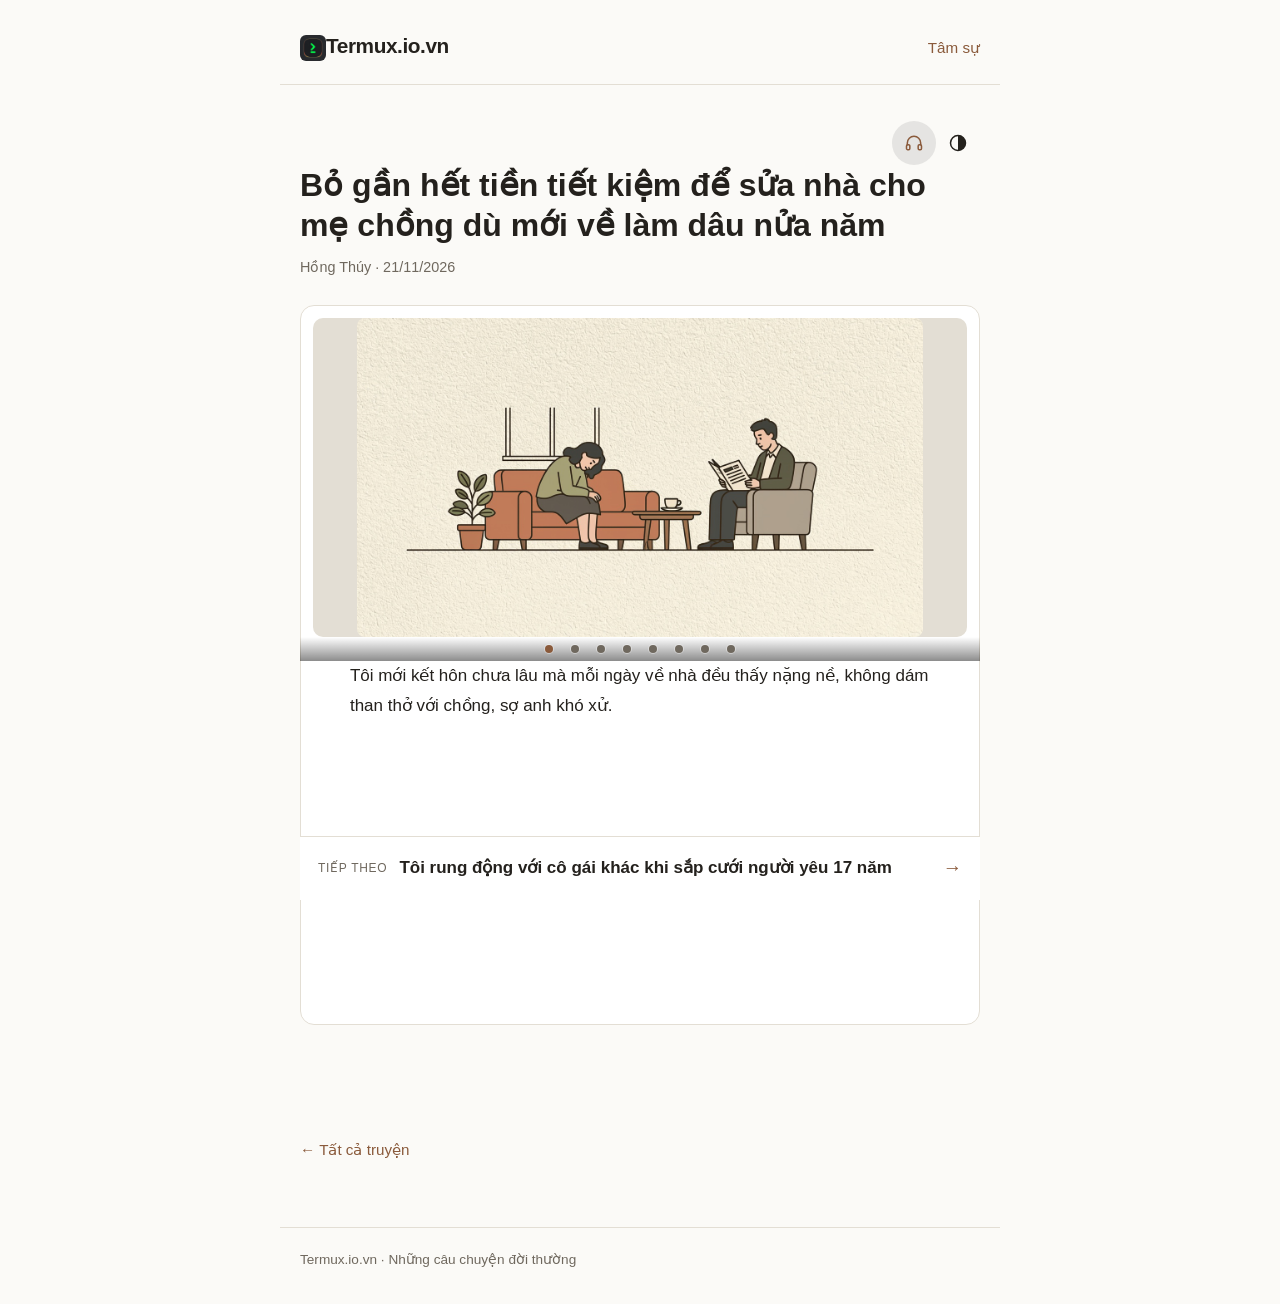
<file: posts/bo-gan-het-tien-tiet-kiem-e-sua-nha-cho-me-chong-du-moi-ve-l/index.html>
<!doctype html>
<html lang="vi">
<head>
<meta charset="utf-8">
<script>
try { var t = localStorage.getItem('blog-theme'); document.documentElement.dataset.theme = (t === 'light' || t === 'dark' || t === 'auto') ? t : 'auto'; }
catch (error) { document.documentElement.dataset.theme = 'auto'; }
</script>
<meta name="viewport" content="width=device-width, initial-scale=1, maximum-scale=1, user-scalable=no">
<meta name="description" content="Tôi mới kết hôn chưa lâu mà mỗi ngày về nhà đều thấy nặng nề, không dám than thở với chồng, sợ anh khó xử.">
<link rel="icon" href="../../favicon.ico">
<link rel="icon" href="../../assets/logo.png?v=c140053f" type="image/png">
<meta property="og:image" content="https://termux.io.vn/assets/logo.png">
<title>Bỏ gần hết tiền tiết kiệm để sửa nhà cho mẹ chồng dù mới về làm dâu nửa năm</title>
<link rel="stylesheet" href="../../assets/style.css?v=c140053f">
</head>
<body>
<header class="site-header">
  <a class="site-title" href="../../"><img class="brand-mark" src="../../assets/logo.png?v=c140053f" alt="">Termux.io.vn</a>
  <nav class="site-nav">
    <a href="../../tam-su/">Tâm sự</a>
  </nav>
</header>
<main>
  <article class="story">
    <div class="reader-topbar">
      <a class="reader-back" href="../../" aria-label="Trở về">←</a>
      <h1 class="reader-top-title">Bỏ gần hết tiền tiết kiệm để sửa nhà cho mẹ chồng dù mới về làm dâu nửa năm</h1>
      <span class="reader-top-count" aria-live="polite">1 / 8</span>
<button class="listen-toggle" type="button" aria-label="Chế độ: Nghe" aria-pressed="false">
  <svg class="listen-icon" viewBox="0 0 24 24" fill="none" stroke="currentColor" stroke-width="1.8" stroke-linecap="round" stroke-linejoin="round" aria-hidden="true"><path d="M4 14v-2a8 8 0 0 1 16 0v2"/><rect x="3" y="14" width="4" height="6" rx="1.5"/><rect x="17" y="14" width="4" height="6" rx="1.5"/></svg>
</button>
<button class="theme-toggle" type="button" aria-label="Chế độ: Tự động">
  <svg class="theme-icon" data-mode="light" viewBox="0 0 24 24" fill="none" stroke="currentColor" stroke-width="1.8" stroke-linecap="round" aria-hidden="true"><circle cx="12" cy="12" r="4"/><path d="M12 2v2M12 20v2M2 12h2M20 12h2M4.9 4.9l1.4 1.4M17.7 17.7l1.4 1.4M19.1 4.9l-1.4 1.4M6.3 17.7l-1.4 1.4"/></svg>
  <svg class="theme-icon" data-mode="dark" viewBox="0 0 24 24" fill="none" stroke="currentColor" stroke-width="1.8" stroke-linecap="round" stroke-linejoin="round" aria-hidden="true"><path d="M20 15.5A8.5 8.5 0 0 1 8.5 4a8.5 8.5 0 1 0 11.5 11.5z"/></svg>
  <svg class="theme-icon" data-mode="auto" viewBox="0 0 24 24" fill="none" stroke="currentColor" stroke-width="1.8" aria-hidden="true"><circle cx="12" cy="12" r="9"/><path d="M12 3a9 9 0 0 1 0 18z" fill="currentColor" stroke="none"/></svg>
</button>
    </div>
    <h1 class="story-title">Bỏ gần hết tiền tiết kiệm để sửa nhà cho mẹ chồng dù mới về làm dâu nửa năm</h1>
    <p class="story-meta">Hồng Thúy · 21/11/2026</p>
    <div class="reader-deck">
      <div class="reader-track">
      <section class="reader-card">
        <div class="card-media"><img class="card-image" src="../../assets/img/bo-gan-het-tien-tiet-kiem-e-sua-nha-cho-me-chong-du-moi-ve-l/2.jpeg" alt=""></div>
        <div class="card-body"><div class="card-text">
          <span class="sentence" data-audio="../../assets/audio/bo-gan-het-tien-tiet-kiem-e-sua-nha-cho-me-chong-du-moi-ve-l/000.mp3">Tôi mới kết hôn chưa lâu mà mỗi ngày về nhà đều thấy nặng nề, không dám than thở với chồng, sợ anh khó xử.</span>
        </div></div>
        <span class="scroll-hint" aria-hidden="true">↓</span>
      </section>
      <section class="reader-card">
        <div class="card-media"><img class="card-image" src="../../assets/img/bo-gan-het-tien-tiet-kiem-e-sua-nha-cho-me-chong-du-moi-ve-l/3.jpeg" alt=""></div>
        <div class="card-body"><div class="card-text">
          <span class="sentence" data-audio="../../assets/audio/bo-gan-het-tien-tiet-kiem-e-sua-nha-cho-me-chong-du-moi-ve-l/001.mp3">Tôi mới kết hôn chưa đầy sáu tháng mà mỗi ngày về nhà là cảm thấy nặng nề trong lòng, không dám than thở với chồng vì sợ anh khó xử giữa mẹ và vợ.</span>
          <span class="sentence" data-audio="../../assets/audio/bo-gan-het-tien-tiet-kiem-e-sua-nha-cho-me-chong-du-moi-ve-l/002.mp3">Trước khi cưới, tôi sống cùng bố mẹ trong căn nhà gia đình xây từ lâu.</span>
          <span class="sentence" data-audio="../../assets/audio/bo-gan-het-tien-tiet-kiem-e-sua-nha-cho-me-chong-du-moi-ve-l/003.mp3">Sau đám cưới, bố mẹ trao cho tôi một khoản tiền để sửa sang lại nhà cửa, vừa cho vợ chồng có chỗ ở khang trang, vừa làm vốn dự phòng.</span>
          <span class="sentence" data-audio="../../assets/audio/bo-gan-het-tien-tiet-kiem-e-sua-nha-cho-me-chong-du-moi-ve-l/004.mp3">Tôi hiểu đó là tình thương của cha mẹ con gái nên muốn dùng thật hợp lý.</span>
          <span class="sentence" data-audio="../../assets/audio/bo-gan-het-tien-tiet-kiem-e-sua-nha-cho-me-chong-du-moi-ve-l/005.mp3">Ban đầu mẹ chồng nói căn nhà cũ, chỗ này chưa đẹp, chỗ kia chưa tiện.</span>
          <span class="sentence" data-audio="../../assets/audio/bo-gan-het-tien-tiet-kiem-e-sua-nha-cho-me-chong-du-moi-ve-l/006.mp3">Tôi nghe cũng không ngại bỏ tiền sửa.</span>
        </div></div>
        <span class="scroll-hint" aria-hidden="true">↓</span>
      </section>
      <section class="reader-card">
        <div class="card-media"><img class="card-image" src="../../assets/img/bo-gan-het-tien-tiet-kiem-e-sua-nha-cho-me-chong-du-moi-ve-l/4.jpeg" alt=""></div>
        <div class="card-body"><div class="card-text">
          <span class="sentence" data-audio="../../assets/audio/bo-gan-het-tien-tiet-kiem-e-sua-nha-cho-me-chong-du-moi-ve-l/007.mp3">Hết thay nền, sơn tường, mua nội thất, đến sửa thêm phòng bếp, nhà vệ sinh.</span>
          <span class="sentence" data-audio="../../assets/audio/bo-gan-het-tien-tiet-kiem-e-sua-nha-cho-me-chong-du-moi-ve-l/008.mp3">Mỗi lần mẹ đề nghị, tôi đều đáp ứng vì nghĩ mẹ già rồi, bà thoải mái thì gia đình vui.</span>
          <span class="sentence" data-audio="../../assets/audio/bo-gan-het-tien-tiet-kiem-e-sua-nha-cho-me-chong-du-moi-ve-l/009.mp3">Không ngờ việc sửa nhà không có điểm dừng, mẹ luôn tìm ra chỗ chưa vừa ý mà muốn thay đổi tiếp.</span>
          <span class="sentence" data-audio="../../assets/audio/bo-gan-het-tien-tiet-kiem-e-sua-nha-cho-me-chong-du-moi-ve-l/010.mp3">Cả quá trình chi phí do tôi gánh alone, bà không đóng góp một xu.</span>
          <span class="sentence" data-audio="../../assets/audio/bo-gan-het-tien-tiet-kiem-e-sua-nha-cho-me-chong-du-moi-ve-l/011.mp3">Trước khi lấy chồng, tôi được bố mẹ chiều chuộng, giặt giũ, rửa bát, dọn dẹp đều có người giúp.</span>
          <span class="sentence" data-audio="../../assets/audio/bo-gan-het-tien-tiet-kiem-e-sua-nha-cho-me-chong-du-moi-ve-l/012.mp3">Từ ngày về làm dâu, tôi gần như gánh hết.</span>
        </div></div>
        <span class="scroll-hint" aria-hidden="true">↓</span>
      </section>
      <section class="reader-card">
        <div class="card-media"><img class="card-image" src="../../assets/img/bo-gan-het-tien-tiet-kiem-e-sua-nha-cho-me-chong-du-moi-ve-l/5.jpeg" alt=""></div>
        <div class="card-body"><div class="card-text">
          <span class="sentence" data-audio="../../assets/audio/bo-gan-het-tien-tiet-kiem-e-sua-nha-cho-me-chong-du-moi-ve-l/013.mp3">Ban ngày đi làm, tối về tất bật việc nhà.</span>
          <span class="sentence" data-audio="../../assets/audio/bo-gan-het-tien-tiet-kiem-e-sua-nha-cho-me-chong-du-moi-ve-l/014.mp3">Có hôm vừa chân vào cửa đã nghe mẹ nhắc việc này chưa làm, việc kia chưa xong.</span>
          <span class="sentence" data-audio="../../assets/audio/bo-gan-het-tien-tiet-kiem-e-sua-nha-cho-me-chong-du-moi-ve-l/015.mp3">Dù cố gắng đến đâu vẫn không được một lời ghi nhận.</span>
          <span class="sentence" data-audio="../../assets/audio/bo-gan-het-tien-tiet-kiem-e-sua-nha-cho-me-chong-du-moi-ve-l/016.mp3">Nấu món này bà chê mặn, món kia bảo không hợp khẩu vị.</span>
          <span class="sentence" data-audio="../../assets/audio/bo-gan-het-tien-tiet-kiem-e-sua-nha-cho-me-chong-du-moi-ve-l/017.mp3">Có hôm đang rửa bát chưa kịp quét nhà, bà đã cầm chổi vừa quét vừa nói bóng gió con dâu bây giờ thế nọ thế kia, chẳng biết chăm sóc gia đình.</span>
          <span class="sentence" data-audio="../../assets/audio/bo-gan-het-tien-tiet-kiem-e-sua-nha-cho-me-chong-du-moi-ve-l/018.mp3">Tôi thường mua trái cây ép nước để sẵn tủ lạnh cho mẹ uống, nhớ món bà thích để thỉnh thoảng nấu đổi bữa.</span>
        </div></div>
        <span class="scroll-hint" aria-hidden="true">↓</span>
      </section>
      <section class="reader-card">
        <div class="card-media"><img class="card-image" src="../../assets/img/bo-gan-het-tien-tiet-kiem-e-sua-nha-cho-me-chong-du-moi-ve-l/6.jpeg" alt=""></div>
        <div class="card-body"><div class="card-text">
          <span class="sentence" data-audio="../../assets/audio/bo-gan-het-tien-tiet-kiem-e-sua-nha-cho-me-chong-du-moi-ve-l/019.mp3">Thế nhưng mọi cố gắng như vô nghĩa, tôi lúc nào cũng phải đoán hôm nay bà muốn gì, sợ việc nhỏ không vừa ý cũng khiến bà nổi giận.</span>
          <span class="sentence" data-audio="../../assets/audio/bo-gan-het-tien-tiet-kiem-e-sua-nha-cho-me-chong-du-moi-ve-l/020.mp3">Chồng tôi thường đi công tác dài ngày, vài tháng mới về lần.</span>
          <span class="sentence" data-audio="../../assets/audio/bo-gan-het-tien-tiet-kiem-e-sua-nha-cho-me-chong-du-moi-ve-l/021.mp3">Tôi không muốn anh lo nên chuyện gì cũng chịu đựng, ít khi kể.</span>
          <span class="sentence" data-audio="../../assets/audio/bo-gan-het-tien-tiet-kiem-e-sua-nha-cho-me-chong-du-moi-ve-l/022.mp3">Tôi nghĩ nhẫn nhịn, đối xử tốt thì bà sẽ hiểu và thương.</span>
          <span class="sentence" data-audio="../../assets/audio/bo-gan-het-tien-tiet-kiem-e-sua-nha-cho-me-chong-du-moi-ve-l/023.mp3">Thực tế hoàn toàn khác, sau gần sáu tháng chung sống, tiền bố mẹ cho đã gần hết, riêng sửa nhà tiêu tốn gần ba trăm triệu.</span>
          <span class="sentence" data-audio="../../assets/audio/bo-gan-het-tien-tiet-kiem-e-sua-nha-cho-me-chong-du-moi-ve-l/024.mp3">Chi tiêu sinh hoạt hàng ngày từ điện nước, thực phẩm đến vật dụng tôi tự lo, mẹ không chủ động đóng góp.</span>
        </div></div>
        <span class="scroll-hint" aria-hidden="true">↓</span>
      </section>
      <section class="reader-card">
        <div class="card-media"><img class="card-image" src="../../assets/img/bo-gan-het-tien-tiet-kiem-e-sua-nha-cho-me-chong-du-moi-ve-l/7.jpeg" alt=""></div>
        <div class="card-body"><div class="card-text">
          <span class="sentence" data-audio="../../assets/audio/bo-gan-het-tien-tiet-kiem-e-sua-nha-cho-me-chong-du-moi-ve-l/025.mp3">Một hôm vô tình nghe mẹ gọi điện cho chồng, bà than tôi là con dâu mà chẳng biết quan tâm mẹ chồng, sống chung nhà mà không chăm sóc bà chu đáo.</span>
          <span class="sentence" data-audio="../../assets/audio/bo-gan-het-tien-tiet-kiem-e-sua-nha-cho-me-chong-du-moi-ve-l/026.mp3">Nghe lời ấy, tôi vừa tủi thân vừa uất ức.</span>
          <span class="sentence" data-audio="../../assets/audio/bo-gan-het-tien-tiet-kiem-e-sua-nha-cho-me-chong-du-moi-ve-l/027.mp3">Tiền sửa nhà tôi bỏ, tiền sinh hoạt tôi lo, việc nhà tôi làm; mà cuối cùng trong mắt bà, tôi vẫn là người con dâu vô tâm.</span>
          <span class="sentence" data-audio="../../assets/audio/bo-gan-het-tien-tiet-kiem-e-sua-nha-cho-me-chong-du-moi-ve-l/028.mp3">Nhiều lúc nhớ bố mẹ đến phát khóc.</span>
          <span class="sentence" data-audio="../../assets/audio/bo-gan-het-tien-tiet-kiem-e-sua-nha-cho-me-chong-du-moi-ve-l/029.mp3">Cha mẹ cả đời vất vả, dành dụm từng đồng lo cho con gái, chưa bao giờ đòi hỏi trả ơn hay than phiền khi giúp đỡ.</span>
          <span class="sentence" data-audio="../../assets/audio/bo-gan-het-tien-tiet-kiem-e-sua-nha-cho-me-chong-du-moi-ve-l/030.mp3">Mà chỉ sau vài tháng làm dâu, tôi đã gần như tiêu hết số tiền bố mẹ cho, trong khi tinh thần ngày càng mệt mỏi.</span>
        </div></div>
        <span class="scroll-hint" aria-hidden="true">↓</span>
      </section>
      <section class="reader-card">
        <div class="card-media"><img class="card-image" src="../../assets/img/bo-gan-het-tien-tiet-kiem-e-sua-nha-cho-me-chong-du-moi-ve-l/8.jpeg" alt=""></div>
        <div class="card-body"><div class="card-text">
          <span class="sentence" data-audio="../../assets/audio/bo-gan-het-tien-tiet-kiem-e-sua-nha-cho-me-chong-du-moi-ve-l/031.mp3">Tôi mới kết hôn chưa lâu mà mỗi ngày về nhà đều cảm thấy nặng nề.</span>
          <span class="sentence" data-audio="../../assets/audio/bo-gan-het-tien-tiet-kiem-e-sua-nha-cho-me-chong-du-moi-ve-l/032.mp3">Tôi không dám than thở với chồng vì sợ anh khó xử, cũng chẳng biết mình nhịn được đến bao giờ.</span>
          <span class="sentence" data-audio="../../assets/audio/bo-gan-het-tien-tiet-kiem-e-sua-nha-cho-me-chong-du-moi-ve-l/033.mp3">Tôi lấy chồng là bắt đầu cuộc sống mới, có thêm gia đình để yêu thương gắn bó.</span>
          <span class="sentence" data-audio="../../assets/audio/bo-gan-het-tien-tiet-kiem-e-sua-nha-cho-me-chong-du-moi-ve-l/034.mp3">Vậy mà giờ đây, tôi chỉ thấy mệt mỏi, cô đơn và ngột ngạt.</span>
          <span class="sentence" data-audio="../../assets/audio/bo-gan-het-tien-tiet-kiem-e-sua-nha-cho-me-chong-du-moi-ve-l/035.mp3">Tôi phải làm sao đây, mong các bạn chia sẻ cùng tôi.</span>
        </div></div>
        <span class="scroll-hint" aria-hidden="true">↓</span>
      </section>
      <section class="reader-card">
        <div class="card-media"><img class="card-image" src="../../assets/img/bo-gan-het-tien-tiet-kiem-e-sua-nha-cho-me-chong-du-moi-ve-l/9.jpeg" alt=""></div>
        <div class="card-body"><div class="card-text">
          <span class="sentence" data-audio="../../assets/audio/bo-gan-het-tien-tiet-kiem-e-sua-nha-cho-me-chong-du-moi-ve-l/036.mp3">Cảm ơn bạn đã lắng nghe.</span>
        </div></div>
        <span class="scroll-hint" aria-hidden="true">↓</span>
      </section>
      </div>
      <div class="reader-dots">
        <button class="reader-dot" type="button" aria-label="Phần 1" aria-current="true"></button>
        <button class="reader-dot" type="button" aria-label="Phần 2"></button>
        <button class="reader-dot" type="button" aria-label="Phần 3"></button>
        <button class="reader-dot" type="button" aria-label="Phần 4"></button>
        <button class="reader-dot" type="button" aria-label="Phần 5"></button>
        <button class="reader-dot" type="button" aria-label="Phần 6"></button>
        <button class="reader-dot" type="button" aria-label="Phần 7"></button>
        <button class="reader-dot" type="button" aria-label="Phần 8"></button>
      </div>
    </div>
    <a class="reader-next-post" href="../toi-rung-ong-voi-co-gai-khac-khi-sap-cuoi-nguoi-yeu-17-nam/">
      <span class="next-post-label">Tiếp theo</span>
      <span class="next-post-title">Tôi rung động với cô gái khác khi sắp cưới người yêu 17 năm</span>
      <span class="next-post-arrow" aria-hidden="true">→</span>
    </a>
    <p class="story-source">Nguồn: <a href="https://vnexpress.net/bo-gan-het-tien-tiet-kiem-de-sua-nha-cho-me-chong-du-moi-ve-lam-dau-nua-nam-5147130.html">Bài gốc</a></p>
  </article>
  <nav class="back-link"><a href="../../">← Tất cả truyện</a></nav>
</main>
<footer class="site-footer">Termux.io.vn · Những câu chuyện đời thường</footer>
<div class="mini-player" hidden>
  <div class="mini-player-info">
    <span class="mini-player-title"></span>
    <span class="mini-player-progress"></span>
  </div>
  <div class="mini-player-track"><span class="mini-player-fill"></span></div>
  <button class="mini-player-toggle" type="button" aria-label="Tạm dừng">
    <svg class="mini-icon mini-pause" viewBox="0 0 24 24" aria-hidden="true"><path d="M8 5v14M16 5v14" stroke="currentColor" stroke-width="2.4" stroke-linecap="round"/></svg>
    <svg class="mini-icon mini-play" viewBox="0 0 24 24" aria-hidden="true"><path d="M8 5l11 7-11 7z" fill="currentColor"/></svg>
  </button>
</div>
<script src="../../assets/theme.js?v=c140053f" defer></script>
<script src="../../assets/reader.js?v=c140053f" defer></script>
<script src="../../assets/home.js?v=c140053f" defer></script>
<script src="../../assets/app.js?v=c140053f" defer></script>
</body>
</html>
</file>
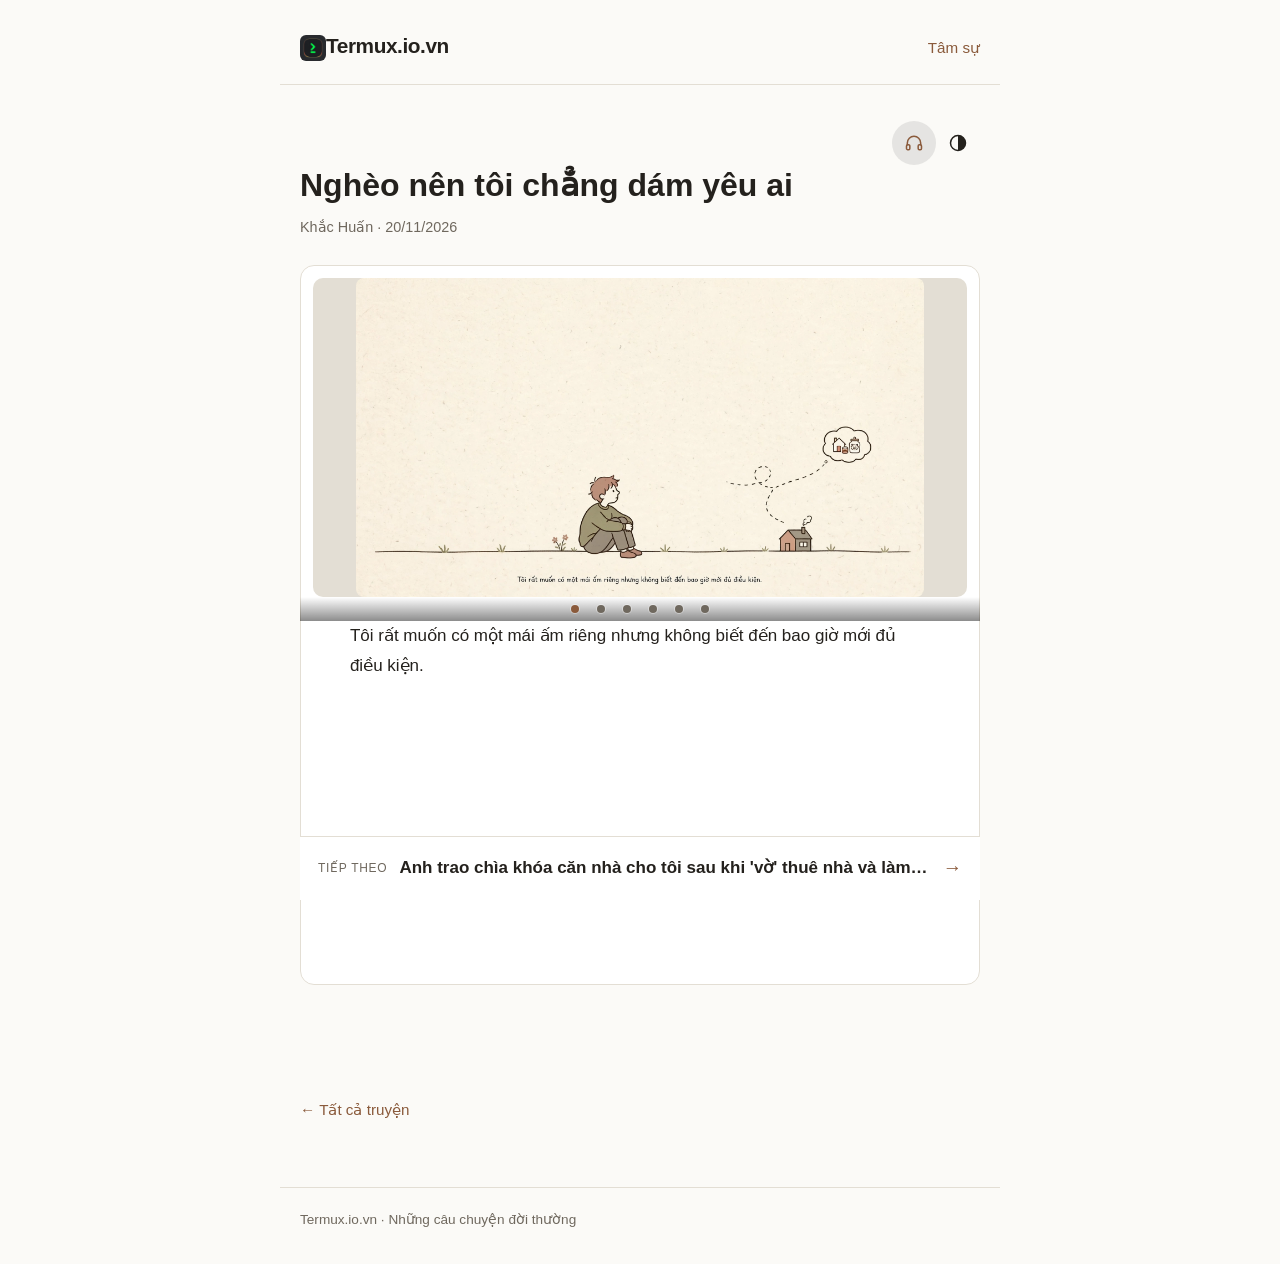
<file: posts/ngheo-nen-toi-chang-dam-yeu-ai/index.html>
<!doctype html>
<html lang="vi">
<head>
<meta charset="utf-8">
<script>
try { var t = localStorage.getItem('blog-theme'); document.documentElement.dataset.theme = (t === 'light' || t === 'dark' || t === 'auto') ? t : 'auto'; }
catch (error) { document.documentElement.dataset.theme = 'auto'; }
</script>
<meta name="viewport" content="width=device-width, initial-scale=1, maximum-scale=1, user-scalable=no">
<meta name="description" content="Tôi rất muốn có một mái ấm riêng nhưng không biết đến bao giờ mới đủ điều kiện.">
<link rel="icon" href="../../favicon.ico">
<link rel="icon" href="../../assets/logo.png?v=c140053f" type="image/png">
<meta property="og:image" content="https://termux.io.vn/assets/logo.png">
<title>Nghèo nên tôi chẳng dám yêu ai</title>
<link rel="stylesheet" href="../../assets/style.css?v=c140053f">
</head>
<body>
<header class="site-header">
  <a class="site-title" href="../../"><img class="brand-mark" src="../../assets/logo.png?v=c140053f" alt="">Termux.io.vn</a>
  <nav class="site-nav">
    <a href="../../tam-su/">Tâm sự</a>
  </nav>
</header>
<main>
  <article class="story">
    <div class="reader-topbar">
      <a class="reader-back" href="../../" aria-label="Trở về">←</a>
      <h1 class="reader-top-title">Nghèo nên tôi chẳng dám yêu ai</h1>
      <span class="reader-top-count" aria-live="polite">1 / 6</span>
<button class="listen-toggle" type="button" aria-label="Chế độ: Nghe" aria-pressed="false">
  <svg class="listen-icon" viewBox="0 0 24 24" fill="none" stroke="currentColor" stroke-width="1.8" stroke-linecap="round" stroke-linejoin="round" aria-hidden="true"><path d="M4 14v-2a8 8 0 0 1 16 0v2"/><rect x="3" y="14" width="4" height="6" rx="1.5"/><rect x="17" y="14" width="4" height="6" rx="1.5"/></svg>
</button>
<button class="theme-toggle" type="button" aria-label="Chế độ: Tự động">
  <svg class="theme-icon" data-mode="light" viewBox="0 0 24 24" fill="none" stroke="currentColor" stroke-width="1.8" stroke-linecap="round" aria-hidden="true"><circle cx="12" cy="12" r="4"/><path d="M12 2v2M12 20v2M2 12h2M20 12h2M4.9 4.9l1.4 1.4M17.7 17.7l1.4 1.4M19.1 4.9l-1.4 1.4M6.3 17.7l-1.4 1.4"/></svg>
  <svg class="theme-icon" data-mode="dark" viewBox="0 0 24 24" fill="none" stroke="currentColor" stroke-width="1.8" stroke-linecap="round" stroke-linejoin="round" aria-hidden="true"><path d="M20 15.5A8.5 8.5 0 0 1 8.5 4a8.5 8.5 0 1 0 11.5 11.5z"/></svg>
  <svg class="theme-icon" data-mode="auto" viewBox="0 0 24 24" fill="none" stroke="currentColor" stroke-width="1.8" aria-hidden="true"><circle cx="12" cy="12" r="9"/><path d="M12 3a9 9 0 0 1 0 18z" fill="currentColor" stroke="none"/></svg>
</button>
    </div>
    <h1 class="story-title">Nghèo nên tôi chẳng dám yêu ai</h1>
    <p class="story-meta">Khắc Huấn · 20/11/2026</p>
    <div class="reader-deck">
      <div class="reader-track">
      <section class="reader-card">
        <div class="card-media"><img class="card-image" src="../../assets/img/ngheo-nen-toi-chang-dam-yeu-ai/2.webp" alt=""></div>
        <div class="card-body"><div class="card-text">
          <span class="sentence" data-audio="../../assets/audio/ngheo-nen-toi-chang-dam-yeu-ai/000.mp3">Tôi rất muốn có một mái ấm riêng nhưng không biết đến bao giờ mới đủ điều kiện.</span>
        </div></div>
        <span class="scroll-hint" aria-hidden="true">↓</span>
      </section>
      <section class="reader-card">
        <div class="card-media"><img class="card-image" src="../../assets/img/ngheo-nen-toi-chang-dam-yeu-ai/3.webp" alt=""></div>
        <div class="card-body"><div class="card-text">
          <span class="sentence" data-audio="../../assets/audio/ngheo-nen-toi-chang-dam-yeu-ai/001.mp3">Tôi ba mươi mốt tuổi, làm nhân viên kinh doanh cho một công ty nhỏ ở Hà Nội, thu nhập mỗi tháng dao động từ mười lăm đến hai mươi triệu tùy theo doanh số.</span>
          <span class="sentence" data-audio="../../assets/audio/ngheo-nen-toi-chang-dam-yeu-ai/002.mp3">Với người độc thân, mức lương này nghe có vẻ ổn, nhưng hoàn cảnh gia đình khiến tôi gần như không còn dư tiền tiết kiệm.</span>
          <span class="sentence" data-audio="../../assets/audio/ngheo-nen-toi-chang-dam-yeu-ai/003.mp3">Ba tôi bị tai biến cách đây ba năm, nay nằm liệt giường, mọi sinh hoạt đều cần người chăm sóc.</span>
          <span class="sentence" data-audio="../../assets/audio/ngheo-nen-toi-chang-dam-yeu-ai/004.mp3">Mẹ đã quá sáu mươi, sức khỏe yếu, hay đau lưng mất ngủ nhưng vẫn phải gồng mình lo cho ba.</span>
          <span class="sentence" data-audio="../../assets/audio/ngheo-nen-toi-chang-dam-yeu-ai/005.mp3">Tôi là con trai duy nhất, chị gái đã lấy chồng, kinh tế cũng vất vả nên không giúp được nhiều.</span>
          <span class="sentence" data-audio="../../assets/audio/ngheo-nen-toi-chang-dam-yeu-ai/006.mp3">Mỗi tháng tôi gửi về nhà khoảng tám đến mười triệu để lo thuốc men, sinh hoạt.</span>
        </div></div>
        <span class="scroll-hint" aria-hidden="true">↓</span>
      </section>
      <section class="reader-card">
        <div class="card-media"><img class="card-image" src="../../assets/img/ngheo-nen-toi-chang-dam-yeu-ai/4.webp" alt=""></div>
        <div class="card-body"><div class="card-text">
          <span class="sentence" data-audio="../../assets/audio/ngheo-nen-toi-chang-dam-yeu-ai/007.mp3">Những lần ba nhập viện, tôi lại phải vay mượn thêm.</span>
          <span class="sentence" data-audio="../../assets/audio/ngheo-nen-toi-chang-dam-yeu-ai/008.mp3">Hiện vẫn còn nợ hơn một trăm triệu từ đợt điều trị năm ngoái.</span>
          <span class="sentence" data-audio="../../assets/audio/ngheo-nen-toi-chang-dam-yeu-ai/009.mp3">Ở Hà Nội, tôi thuê phòng trọ giá rẻ, ăn uống tiết kiệm, hiếm khi tụ tập bạn bè.</span>
          <span class="sentence" data-audio="../../assets/audio/ngheo-nen-toi-chang-dam-yeu-ai/010.mp3">Làm việc gần tám năm, tài sản đáng giá nhất của tôi chỉ là chiếc xe máy.</span>
          <span class="sentence" data-audio="../../assets/audio/ngheo-nen-toi-chang-dam-yeu-ai/011.mp3">Nhà ở quê cũng xuống cấp, cần tu sửa gấp.</span>
          <span class="sentence" data-audio="../../assets/audio/ngheo-nen-toi-chang-dam-yeu-ai/012.mp3">Đất của ba mẹ ở quê rộng nhưng giá đất thấp, mấy năm trước ba mẹ phải bán bớt đất để giúp tôi trả nợ thua lỗ chứng khoán.</span>
        </div></div>
        <span class="scroll-hint" aria-hidden="true">↓</span>
      </section>
      <section class="reader-card">
        <div class="card-media"><img class="card-image" src="../../assets/img/ngheo-nen-toi-chang-dam-yeu-ai/5.webp" alt=""></div>
        <div class="card-body"><div class="card-text">
          <span class="sentence" data-audio="../../assets/audio/ngheo-nen-toi-chang-dam-yeu-ai/013.mp3">Tôi từng yêu một cô gái hơn hai năm.</span>
          <span class="sentence" data-audio="../../assets/audio/ngheo-nen-toi-chang-dam-yeu-ai/014.mp3">Khi nghe tôi kể về hoàn cảnh, em không chê trách, thậm chí nhiều lần muốn về quê thăm ba mẹ.</span>
          <span class="sentence" data-audio="../../assets/audio/ngheo-nen-toi-chang-dam-yeu-ai/015.mp3">Nhưng sau chuyến về thăm nhà, em thay đổi dần và chia tay tôi, lý do gia đình em không đồng ý.</span>
          <span class="sentence" data-audio="../../assets/audio/ngheo-nen-toi-chang-dam-yeu-ai/016.mp3">Từ đó, tôi gần như không dám tìm hiểu ai nữa.</span>
          <span class="sentence" data-audio="../../assets/audio/ngheo-nen-toi-chang-dam-yeu-ai/017.mp3">Có người giới thiệu, tôi đều từ chối.</span>
          <span class="sentence" data-audio="../../assets/audio/ngheo-nen-toi-chang-dam-yeu-ai/018.mp3">Tôi sợ khi biết hoàn cảnh, người ta sẽ e ngại rồi lại chia tay, lại đau khổ.</span>
        </div></div>
        <span class="scroll-hint" aria-hidden="true">↓</span>
      </section>
      <section class="reader-card">
        <div class="card-media"><img class="card-image" src="../../assets/img/ngheo-nen-toi-chang-dam-yeu-ai/6.webp" alt=""></div>
        <div class="card-body"><div class="card-text">
          <span class="sentence" data-audio="../../assets/audio/ngheo-nen-toi-chang-dam-yeu-ai/019.mp3">Thà không yêu từ đầu còn hơn.</span>
          <span class="sentence" data-audio="../../assets/audio/ngheo-nen-toi-chang-dam-yeu-ai/020.mp3">Nhiều tối tan về, nhìn những đôi vợ chồng trẻ đưa con đi chơi, tôi cũng thấy chạnh lòng.</span>
          <span class="sentence" data-audio="../../assets/audio/ngheo-nen-toi-chang-dam-yeu-ai/021.mp3">Tôi rất muốn có một mái ấm riêng nhưng không biết đến bao giờ mới đủ điều kiện.</span>
          <span class="sentence" data-audio="../../assets/audio/ngheo-nen-toi-chang-dam-yeu-ai/022.mp3">Ba mẹ ngày càng già yếu, tôi cũng đã quá ba mươi.</span>
          <span class="sentence" data-audio="../../assets/audio/ngheo-nen-toi-chang-dam-yeu-ai/023.mp3">Với hoàn cảnh như vậy, liệu tôi có nên nghĩ đến chuyện yêu đương, kết hôn, hay chấp nhận sống một mình để tập trung chăm sóc ba mẹ và công việc? Mong mọi người cho tôi lời khuyên.</span>
        </div></div>
        <span class="scroll-hint" aria-hidden="true">↓</span>
      </section>
      <section class="reader-card">
        <div class="card-media"><img class="card-image" src="../../assets/img/ngheo-nen-toi-chang-dam-yeu-ai/7.webp" alt=""></div>
        <div class="card-body"><div class="card-text">
          <span class="sentence" data-audio="../../assets/audio/ngheo-nen-toi-chang-dam-yeu-ai/024.mp3">Cảm ơn bạn đã lắng nghe.</span>
        </div></div>
        <span class="scroll-hint" aria-hidden="true">↓</span>
      </section>
      </div>
      <div class="reader-dots">
        <button class="reader-dot" type="button" aria-label="Phần 1" aria-current="true"></button>
        <button class="reader-dot" type="button" aria-label="Phần 2"></button>
        <button class="reader-dot" type="button" aria-label="Phần 3"></button>
        <button class="reader-dot" type="button" aria-label="Phần 4"></button>
        <button class="reader-dot" type="button" aria-label="Phần 5"></button>
        <button class="reader-dot" type="button" aria-label="Phần 6"></button>
      </div>
    </div>
    <a class="reader-next-post" href="../anh-trao-chia-khoa-can-nha-cho-toi-sau-khi-vo-thue-nha-va-la/">
      <span class="next-post-label">Tiếp theo</span>
      <span class="next-post-title">Anh trao chìa khóa căn nhà cho tôi sau khi &#39;vờ&#39; thuê nhà và làm xe ôm</span>
      <span class="next-post-arrow" aria-hidden="true">→</span>
    </a>
    <p class="story-source">Nguồn: <a href="https://vnexpress.net/ngheo-nen-toi-chang-dam-yeu-ai-5147115.html">Bài gốc</a></p>
  </article>
  <nav class="back-link"><a href="../../">← Tất cả truyện</a></nav>
</main>
<footer class="site-footer">Termux.io.vn · Những câu chuyện đời thường</footer>
<div class="mini-player" hidden>
  <div class="mini-player-info">
    <span class="mini-player-title"></span>
    <span class="mini-player-progress"></span>
  </div>
  <div class="mini-player-track"><span class="mini-player-fill"></span></div>
  <button class="mini-player-toggle" type="button" aria-label="Tạm dừng">
    <svg class="mini-icon mini-pause" viewBox="0 0 24 24" aria-hidden="true"><path d="M8 5v14M16 5v14" stroke="currentColor" stroke-width="2.4" stroke-linecap="round"/></svg>
    <svg class="mini-icon mini-play" viewBox="0 0 24 24" aria-hidden="true"><path d="M8 5l11 7-11 7z" fill="currentColor"/></svg>
  </button>
</div>
<script src="../../assets/theme.js?v=c140053f" defer></script>
<script src="../../assets/reader.js?v=c140053f" defer></script>
<script src="../../assets/home.js?v=c140053f" defer></script>
<script src="../../assets/app.js?v=c140053f" defer></script>
</body>
</html>
</file>
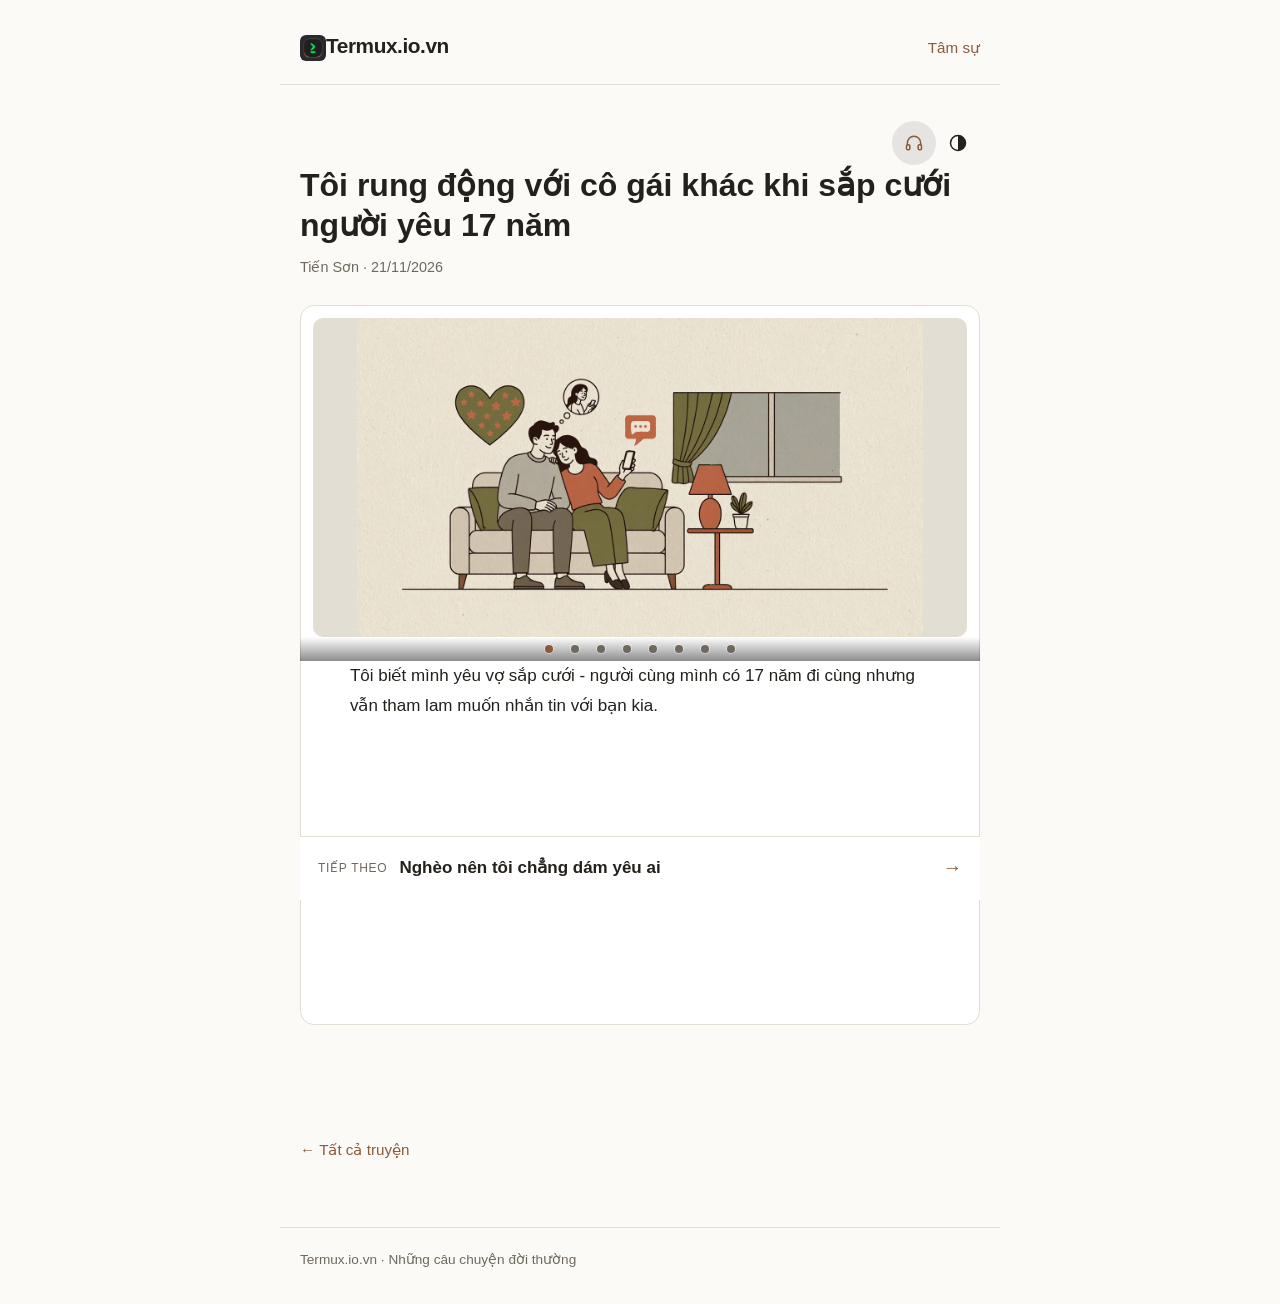
<file: posts/toi-rung-ong-voi-co-gai-khac-khi-sap-cuoi-nguoi-yeu-17-nam/index.html>
<!doctype html>
<html lang="vi">
<head>
<meta charset="utf-8">
<script>
try { var t = localStorage.getItem('blog-theme'); document.documentElement.dataset.theme = (t === 'light' || t === 'dark' || t === 'auto') ? t : 'auto'; }
catch (error) { document.documentElement.dataset.theme = 'auto'; }
</script>
<meta name="viewport" content="width=device-width, initial-scale=1, maximum-scale=1, user-scalable=no">
<meta name="description" content="Tôi biết mình yêu vợ sắp cưới - người cùng mình có 17 năm đi cùng nhưng vẫn tham lam muốn nhắn tin với bạn kia.">
<link rel="icon" href="../../favicon.ico">
<link rel="icon" href="../../assets/logo.png?v=c140053f" type="image/png">
<meta property="og:image" content="https://termux.io.vn/assets/logo.png">
<title>Tôi rung động với cô gái khác khi sắp cưới người yêu 17 năm</title>
<link rel="stylesheet" href="../../assets/style.css?v=c140053f">
</head>
<body>
<header class="site-header">
  <a class="site-title" href="../../"><img class="brand-mark" src="../../assets/logo.png?v=c140053f" alt="">Termux.io.vn</a>
  <nav class="site-nav">
    <a href="../../tam-su/">Tâm sự</a>
  </nav>
</header>
<main>
  <article class="story">
    <div class="reader-topbar">
      <a class="reader-back" href="../../" aria-label="Trở về">←</a>
      <h1 class="reader-top-title">Tôi rung động với cô gái khác khi sắp cưới người yêu 17 năm</h1>
      <span class="reader-top-count" aria-live="polite">1 / 8</span>
<button class="listen-toggle" type="button" aria-label="Chế độ: Nghe" aria-pressed="false">
  <svg class="listen-icon" viewBox="0 0 24 24" fill="none" stroke="currentColor" stroke-width="1.8" stroke-linecap="round" stroke-linejoin="round" aria-hidden="true"><path d="M4 14v-2a8 8 0 0 1 16 0v2"/><rect x="3" y="14" width="4" height="6" rx="1.5"/><rect x="17" y="14" width="4" height="6" rx="1.5"/></svg>
</button>
<button class="theme-toggle" type="button" aria-label="Chế độ: Tự động">
  <svg class="theme-icon" data-mode="light" viewBox="0 0 24 24" fill="none" stroke="currentColor" stroke-width="1.8" stroke-linecap="round" aria-hidden="true"><circle cx="12" cy="12" r="4"/><path d="M12 2v2M12 20v2M2 12h2M20 12h2M4.9 4.9l1.4 1.4M17.7 17.7l1.4 1.4M19.1 4.9l-1.4 1.4M6.3 17.7l-1.4 1.4"/></svg>
  <svg class="theme-icon" data-mode="dark" viewBox="0 0 24 24" fill="none" stroke="currentColor" stroke-width="1.8" stroke-linecap="round" stroke-linejoin="round" aria-hidden="true"><path d="M20 15.5A8.5 8.5 0 0 1 8.5 4a8.5 8.5 0 1 0 11.5 11.5z"/></svg>
  <svg class="theme-icon" data-mode="auto" viewBox="0 0 24 24" fill="none" stroke="currentColor" stroke-width="1.8" aria-hidden="true"><circle cx="12" cy="12" r="9"/><path d="M12 3a9 9 0 0 1 0 18z" fill="currentColor" stroke="none"/></svg>
</button>
    </div>
    <h1 class="story-title">Tôi rung động với cô gái khác khi sắp cưới người yêu 17 năm</h1>
    <p class="story-meta">Tiến Sơn · 21/11/2026</p>
    <div class="reader-deck">
      <div class="reader-track">
      <section class="reader-card">
        <div class="card-media"><img class="card-image" src="../../assets/img/toi-rung-ong-voi-co-gai-khac-khi-sap-cuoi-nguoi-yeu-17-nam/2.jpeg" alt=""></div>
        <div class="card-body"><div class="card-text">
          <span class="sentence" data-audio="../../assets/audio/toi-rung-ong-voi-co-gai-khac-khi-sap-cuoi-nguoi-yeu-17-nam/000.mp3">Tôi biết mình yêu vợ sắp cưới - người cùng mình có 17 năm đi cùng nhưng vẫn tham lam muốn nhắn tin với bạn kia.</span>
        </div></div>
        <span class="scroll-hint" aria-hidden="true">↓</span>
      </section>
      <section class="reader-card">
        <div class="card-media"><img class="card-image" src="../../assets/img/toi-rung-ong-voi-co-gai-khac-khi-sap-cuoi-nguoi-yeu-17-nam/3.jpeg" alt=""></div>
        <div class="card-body"><div class="card-text">
          <span class="sentence" data-audio="../../assets/audio/toi-rung-ong-voi-co-gai-khac-khi-sap-cuoi-nguoi-yeu-17-nam/001.mp3">Tôi 35 tuổi, đã có bạn gái.</span>
          <span class="sentence" data-audio="../../assets/audio/toi-rung-ong-voi-co-gai-khac-khi-sap-cuoi-nguoi-yeu-17-nam/002.mp3">Chúng tôi học chung với nhau, yêu nhau tới nay cũng 17 năm, là mối tình đầu của nhau, cùng du học Mỹ.</span>
          <span class="sentence" data-audio="../../assets/audio/toi-rung-ong-voi-co-gai-khac-khi-sap-cuoi-nguoi-yeu-17-nam/003.mp3">Sau đó em ở lại làm việc, tôi học tiếp lên Tiến sĩ ở châu Âu, trở về Việt Nam công tác tại một trường đại học và mở doanh nghiệp riêng.</span>
          <span class="sentence" data-audio="../../assets/audio/toi-rung-ong-voi-co-gai-khac-khi-sap-cuoi-nguoi-yeu-17-nam/004.mp3">Do tính chất công việc, em ở Mỹ ít về được Việt Nam nên tôi thường tranh thủ các chuyến công tác qua thăm em một năm khoảng 4-5 lần.</span>
          <span class="sentence" data-audio="../../assets/audio/toi-rung-ong-voi-co-gai-khac-khi-sap-cuoi-nguoi-yeu-17-nam/005.mp3">Tình cảm chúng tôi rất tốt, ai nhìn vào cũng thấy đẹp đôi.</span>
          <span class="sentence" data-audio="../../assets/audio/toi-rung-ong-voi-co-gai-khac-khi-sap-cuoi-nguoi-yeu-17-nam/006.mp3">Đối với tôi, em rất hoàn hảo, thương người, thương động vật, tình cảm, biết chăm lo vun vén cho gia đình hai bên, thông minh, rất giỏi chuyên môn, ngoại hình xinh đẹp.</span>
          <span class="sentence" data-audio="../../assets/audio/toi-rung-ong-voi-co-gai-khac-khi-sap-cuoi-nguoi-yeu-17-nam/007.mp3">Lúc chúng tôi học cấp ba, em là hoa khôi của trường, nhà có điều kiện, là con của chủ doanh nghiệp lớn, rất nổi tiếng ở thành phố.</span>
        </div></div>
        <span class="scroll-hint" aria-hidden="true">↓</span>
      </section>
      <section class="reader-card">
        <div class="card-media"><img class="card-image" src="../../assets/img/toi-rung-ong-voi-co-gai-khac-khi-sap-cuoi-nguoi-yeu-17-nam/4.jpeg" alt=""></div>
        <div class="card-body"><div class="card-text">
          <span class="sentence" data-audio="../../assets/audio/toi-rung-ong-voi-co-gai-khac-khi-sap-cuoi-nguoi-yeu-17-nam/008.mp3">Còn tôi chỉ là con nhà nghèo, ít nói, sống nội tâm, chỉ biết học, nói chuyện lại nhạt nhưng em bỏ qua tất cả những anh chàng nhà giàu, học giỏi, có điều kiện mà yêu tôi rất nhiều.</span>
          <span class="sentence" data-audio="../../assets/audio/toi-rung-ong-voi-co-gai-khac-khi-sap-cuoi-nguoi-yeu-17-nam/009.mp3">Em lúc nào cũng hỏi vui tôi là em có tầm nhìn xa không, ngày trước tôi không có gì, bỏ qua bao nhiêu người thích em nhưng em vẫn nhất quyết yêu tôi tới tận bây giờ để có được thành quả như hôm nay.</span>
          <span class="sentence" data-audio="../../assets/audio/toi-rung-ong-voi-co-gai-khac-khi-sap-cuoi-nguoi-yeu-17-nam/010.mp3">Hai đứa rất hợp nhau từ công việc, địa vị, tư duy tới ngoại hình.</span>
          <span class="sentence" data-audio="../../assets/audio/toi-rung-ong-voi-co-gai-khac-khi-sap-cuoi-nguoi-yeu-17-nam/011.mp3">Chúng tôi dự tính và tôi đã xin phép gia đình hai bên cho cưới em vào đầu năm 2027 và về ở với nhau.</span>
          <span class="sentence" data-audio="../../assets/audio/toi-rung-ong-voi-co-gai-khac-khi-sap-cuoi-nguoi-yeu-17-nam/012.mp3">Ưu tiên công việc của tôi nên em sẽ về Việt Nam luôn vì tuổi chúng tôi đã lớn, không thể yêu xa mãi được và em cũng muốn có em bé sớm.</span>
          <span class="sentence" data-audio="../../assets/audio/toi-rung-ong-voi-co-gai-khac-khi-sap-cuoi-nguoi-yeu-17-nam/013.mp3">Em sẽ về để kế thừa sản nghiệp của tập đoàn gia đình em.</span>
          <span class="sentence" data-audio="../../assets/audio/toi-rung-ong-voi-co-gai-khac-khi-sap-cuoi-nguoi-yeu-17-nam/014.mp3">Ba em rất vui vì em chịu về Việt Nam.</span>
        </div></div>
        <span class="scroll-hint" aria-hidden="true">↓</span>
      </section>
      <section class="reader-card">
        <div class="card-media"><img class="card-image" src="../../assets/img/toi-rung-ong-voi-co-gai-khac-khi-sap-cuoi-nguoi-yeu-17-nam/5.jpeg" alt=""></div>
        <div class="card-body"><div class="card-text">
          <span class="sentence" data-audio="../../assets/audio/toi-rung-ong-voi-co-gai-khac-khi-sap-cuoi-nguoi-yeu-17-nam/015.mp3">Mọi kế hoạch đã được lên hết từ việc ở đâu, sinh con, mua nhà mới, quản lý công ty như nào, chăm sóc gia đình hai bên như nào.</span>
          <span class="sentence" data-audio="../../assets/audio/toi-rung-ong-voi-co-gai-khac-khi-sap-cuoi-nguoi-yeu-17-nam/016.mp3">Đối với tôi, em là người quan trọng nhất trong cuộc đời, không ngại gian khó ở bên tôi trong những lúc khó khăn nhất.</span>
          <span class="sentence" data-audio="../../assets/audio/toi-rung-ong-voi-co-gai-khac-khi-sap-cuoi-nguoi-yeu-17-nam/017.mp3">Mỗi lần ôm em ngủ là dù sóng gió ngoài kia như nào cũng thấy bình yên.</span>
          <span class="sentence" data-audio="../../assets/audio/toi-rung-ong-voi-co-gai-khac-khi-sap-cuoi-nguoi-yeu-17-nam/018.mp3">Dù tôi được rất nhiều cô gái thích và tiếp cận nhưng tôi cứ yêu em như vậy 17 năm qua, chưa một lần rung động với bất kỳ ai.</span>
          <span class="sentence" data-audio="../../assets/audio/toi-rung-ong-voi-co-gai-khac-khi-sap-cuoi-nguoi-yeu-17-nam/019.mp3">Cả cuộc đời tôi chỉ nhìn và đưa ánh mắt vào đúng một mình em.</span>
          <span class="sentence" data-audio="../../assets/audio/toi-rung-ong-voi-co-gai-khac-khi-sap-cuoi-nguoi-yeu-17-nam/020.mp3">Cho tới 5 tháng trước, khoảng tháng 6/2026, tôi có tham gia một hoạt động thiện nguyện do tổ chức quốc tế tôi tham gia tổ chức.</span>
          <span class="sentence" data-audio="../../assets/audio/toi-rung-ong-voi-co-gai-khac-khi-sap-cuoi-nguoi-yeu-17-nam/021.mp3">Tại đây tôi gặp một bạn ca sĩ, diễn viên có tiếng ở Việt Nam.</span>
        </div></div>
        <span class="scroll-hint" aria-hidden="true">↓</span>
      </section>
      <section class="reader-card">
        <div class="card-media"><img class="card-image" src="../../assets/img/toi-rung-ong-voi-co-gai-khac-khi-sap-cuoi-nguoi-yeu-17-nam/6.jpeg" alt=""></div>
        <div class="card-body"><div class="card-text">
          <span class="sentence" data-audio="../../assets/audio/toi-rung-ong-voi-co-gai-khac-khi-sap-cuoi-nguoi-yeu-17-nam/022.mp3">Chúng tôi có cho nhau liên lạc để trao đổi một số việc trong chuyến thiện nguyện đó và từ lúc nào đó chúng tôi bị cuốn vào nói chuyện với nhau.</span>
          <span class="sentence" data-audio="../../assets/audio/toi-rung-ong-voi-co-gai-khac-khi-sap-cuoi-nguoi-yeu-17-nam/023.mp3">Điều mà tôi chưa từng có cảm giác với ai ngoại trừ vợ sắp cưới của mình.</span>
          <span class="sentence" data-audio="../../assets/audio/toi-rung-ong-voi-co-gai-khac-khi-sap-cuoi-nguoi-yeu-17-nam/024.mp3">Tôi không quan tâm showbiz nhưng khi nói chuyện với nhân viên của mình, tôi được biết bạn có nhiều fan hâm mộ, nhắc tới tên sẽ nhiều người biết.</span>
          <span class="sentence" data-audio="../../assets/audio/toi-rung-ong-voi-co-gai-khac-khi-sap-cuoi-nguoi-yeu-17-nam/025.mp3">Tôi và bạn nhắn tin không nhiều do lịch trình cả hai đều rất bận, một ngày khoảng 2-3 tin.</span>
          <span class="sentence" data-audio="../../assets/audio/toi-rung-ong-voi-co-gai-khac-khi-sap-cuoi-nguoi-yeu-17-nam/026.mp3">Có đêm nào bạn về sớm được, chúng tôi sẽ gọi điện thoại nói chuyện tới 2-3 giờ sáng.</span>
          <span class="sentence" data-audio="../../assets/audio/toi-rung-ong-voi-co-gai-khac-khi-sap-cuoi-nguoi-yeu-17-nam/027.mp3">Nội dung chủ yếu nói về công việc, lịch trình của bạn.</span>
          <span class="sentence" data-audio="../../assets/audio/toi-rung-ong-voi-co-gai-khac-khi-sap-cuoi-nguoi-yeu-17-nam/028.mp3">Tôi không biết bạn có tình cảm gì với tôi không hay chỉ coi tôi là một người bạn nói chuyện bình thường nhưng trong lòng tôi chẳng biết từ bao giờ đã mong tin nhắn của một người con gái khác ngoài người yêu mình.</span>
        </div></div>
        <span class="scroll-hint" aria-hidden="true">↓</span>
      </section>
      <section class="reader-card">
        <div class="card-media"><img class="card-image" src="../../assets/img/toi-rung-ong-voi-co-gai-khac-khi-sap-cuoi-nguoi-yeu-17-nam/7.jpeg" alt=""></div>
        <div class="card-body"><div class="card-text">
          <span class="sentence" data-audio="../../assets/audio/toi-rung-ong-voi-co-gai-khac-khi-sap-cuoi-nguoi-yeu-17-nam/029.mp3">Có những ngày bạn bận quay phim không nhắn cho tôi cả hai ngày.</span>
          <span class="sentence" data-audio="../../assets/audio/toi-rung-ong-voi-co-gai-khac-khi-sap-cuoi-nguoi-yeu-17-nam/030.mp3">Tôi đợi, nhấn vào phần nói chuyện hoài.</span>
          <span class="sentence" data-audio="../../assets/audio/toi-rung-ong-voi-co-gai-khac-khi-sap-cuoi-nguoi-yeu-17-nam/031.mp3">Bạn nói khi nào rảnh thì tôi đưa bạn đi ăn nhưng tôi luôn từ chối, lấy cớ bận việc vì tôi sợ làm điều có lỗi với người yêu.</span>
          <span class="sentence" data-audio="../../assets/audio/toi-rung-ong-voi-co-gai-khac-khi-sap-cuoi-nguoi-yeu-17-nam/032.mp3">Tôi cũng không quen nói dối là đi ăn với bạn mà nói đi với đối tác.</span>
          <span class="sentence" data-audio="../../assets/audio/toi-rung-ong-voi-co-gai-khac-khi-sap-cuoi-nguoi-yeu-17-nam/033.mp3">Tôi và bạn đều không nói về chuyện riêng của đối phương.</span>
          <span class="sentence" data-audio="../../assets/audio/toi-rung-ong-voi-co-gai-khac-khi-sap-cuoi-nguoi-yeu-17-nam/034.mp3">Tôi không biết bạn có người yêu hay chưa, bạn cũng vậy, không biết tôi đã có người yêu hay gia đình chưa.</span>
          <span class="sentence" data-audio="../../assets/audio/toi-rung-ong-voi-co-gai-khac-khi-sap-cuoi-nguoi-yeu-17-nam/035.mp3">Bạn cũng không đòi hỏi tôi làm gì, chỉ đơn giản là những tin nhắn hỏi thăm.</span>
        </div></div>
        <span class="scroll-hint" aria-hidden="true">↓</span>
      </section>
      <section class="reader-card">
        <div class="card-media"><img class="card-image" src="../../assets/img/toi-rung-ong-voi-co-gai-khac-khi-sap-cuoi-nguoi-yeu-17-nam/8.jpeg" alt=""></div>
        <div class="card-body"><div class="card-text">
          <span class="sentence" data-audio="../../assets/audio/toi-rung-ong-voi-co-gai-khac-khi-sap-cuoi-nguoi-yeu-17-nam/036.mp3">Cứ như vậy năm tháng trôi qua, tôi day dứt nhiều mà không kiềm chế được bản thân nghĩ về người con gái đó.</span>
          <span class="sentence" data-audio="../../assets/audio/toi-rung-ong-voi-co-gai-khac-khi-sap-cuoi-nguoi-yeu-17-nam/037.mp3">Tôi biết mình vẫn yêu vợ sắp cưới - người cùng mình có 17 năm đi cùng, mãi mãi không ai thay thế được cô ấy, nhưng vẫn tham lam muốn nhắn tin với bạn kia.</span>
          <span class="sentence" data-audio="../../assets/audio/toi-rung-ong-voi-co-gai-khac-khi-sap-cuoi-nguoi-yeu-17-nam/038.mp3">Ai đã gặp trường hợp như này, giúp tôi thoát khỏi tình cảnh này được không? Tôi muốn được trở lại bình thường, trái tim chỉ có một người duy nhất, người tôi chỉ chấp nhận duy nhất tồn tại trong trái tim mình.</span>
        </div></div>
        <span class="scroll-hint" aria-hidden="true">↓</span>
      </section>
      <section class="reader-card">
        <div class="card-media"><img class="card-image" src="../../assets/img/toi-rung-ong-voi-co-gai-khac-khi-sap-cuoi-nguoi-yeu-17-nam/9.jpeg" alt=""></div>
        <div class="card-body"><div class="card-text">
          <span class="sentence" data-audio="../../assets/audio/toi-rung-ong-voi-co-gai-khac-khi-sap-cuoi-nguoi-yeu-17-nam/039.mp3">Cảm ơn bạn đã lắng nghe.</span>
        </div></div>
        <span class="scroll-hint" aria-hidden="true">↓</span>
      </section>
      </div>
      <div class="reader-dots">
        <button class="reader-dot" type="button" aria-label="Phần 1" aria-current="true"></button>
        <button class="reader-dot" type="button" aria-label="Phần 2"></button>
        <button class="reader-dot" type="button" aria-label="Phần 3"></button>
        <button class="reader-dot" type="button" aria-label="Phần 4"></button>
        <button class="reader-dot" type="button" aria-label="Phần 5"></button>
        <button class="reader-dot" type="button" aria-label="Phần 6"></button>
        <button class="reader-dot" type="button" aria-label="Phần 7"></button>
        <button class="reader-dot" type="button" aria-label="Phần 8"></button>
      </div>
    </div>
    <a class="reader-next-post" href="../ngheo-nen-toi-chang-dam-yeu-ai/">
      <span class="next-post-label">Tiếp theo</span>
      <span class="next-post-title">Nghèo nên tôi chẳng dám yêu ai</span>
      <span class="next-post-arrow" aria-hidden="true">→</span>
    </a>
    <p class="story-source">Nguồn: <a href="https://vnexpress.net/toi-rung-dong-voi-co-gai-khac-khi-sap-cuoi-nguoi-yeu-17-nam-5147052.html">Bài gốc</a></p>
  </article>
  <nav class="back-link"><a href="../../">← Tất cả truyện</a></nav>
</main>
<footer class="site-footer">Termux.io.vn · Những câu chuyện đời thường</footer>
<div class="mini-player" hidden>
  <div class="mini-player-info">
    <span class="mini-player-title"></span>
    <span class="mini-player-progress"></span>
  </div>
  <div class="mini-player-track"><span class="mini-player-fill"></span></div>
  <button class="mini-player-toggle" type="button" aria-label="Tạm dừng">
    <svg class="mini-icon mini-pause" viewBox="0 0 24 24" aria-hidden="true"><path d="M8 5v14M16 5v14" stroke="currentColor" stroke-width="2.4" stroke-linecap="round"/></svg>
    <svg class="mini-icon mini-play" viewBox="0 0 24 24" aria-hidden="true"><path d="M8 5l11 7-11 7z" fill="currentColor"/></svg>
  </button>
</div>
<script src="../../assets/theme.js?v=c140053f" defer></script>
<script src="../../assets/reader.js?v=c140053f" defer></script>
<script src="../../assets/home.js?v=c140053f" defer></script>
<script src="../../assets/app.js?v=c140053f" defer></script>
</body>
</html>
</file>
<file: assets/style.css>
:root {
  color-scheme: light;
  --bg: #fbfaf7;
  --fg: #24211d;
  --muted: #6f685e;
  --line: #e3ded4;
  --accent: #8a5a3b;
  --card: #ffffff;
}

:root[data-theme="dark"] {
  color-scheme: dark;
  --bg: #171613;
  --fg: #ece7de;
  --muted: #a49c90;
  --line: #33302a;
  --accent: #d8a27c;
  --card: #201e1a;
}

@media (prefers-color-scheme: dark) {
  :root[data-theme="auto"],
  :root:not([data-theme]) {
    color-scheme: dark;
    --bg: #171613;
    --fg: #ece7de;
    --muted: #a49c90;
    --line: #33302a;
    --accent: #d8a27c;
    --card: #201e1a;
  }
}

* { box-sizing: border-box; }

body {
  margin: 0;
  background: var(--bg);
  color: var(--fg);
  font-family: -apple-system, BlinkMacSystemFont, "Segoe UI", Roboto,
    "Helvetica Neue", Arial, sans-serif;
  font-size: 17px;
  line-height: 1.75;
}

a { color: var(--accent); text-decoration: none; }
a:hover { text-decoration: underline; }
a:focus-visible { outline: 2px solid var(--accent); outline-offset: 3px; }

.site-header,
main,
.site-footer {
  max-width: 720px;
  margin: 0 auto;
  padding: 0 20px;
}

.site-header {
  display: flex;
  flex-wrap: wrap;
  gap: 12px;
  align-items: baseline;
  justify-content: space-between;
  padding-top: 28px;
  padding-bottom: 20px;
  border-bottom: 1px solid var(--line);
}

.site-title {
  font-size: 1.3rem;
  font-weight: 700;
  letter-spacing: -0.02em;
  color: var(--fg);
}

.site-nav { display: flex; gap: 18px; font-size: 0.95rem; }

main { padding-top: 36px; padding-bottom: 64px; min-height: 60vh; }

.page-title {
  font-size: 1.8rem;
  line-height: 1.25;
  margin: 0 0 28px;
  letter-spacing: -0.02em;
}

.story-list { display: grid; gap: 24px; }

.story-card {
  background: var(--card);
  border: 1px solid var(--line);
  border-radius: 12px;
  padding: 18px;
}

.story-cover-link { display: block; margin-bottom: 14px; }

img {
  max-width: 100%;
  height: auto;
  display: block;
  border-radius: 8px;
}

.story-cover { width: 100%; }

.story-title { font-size: 1.3rem; line-height: 1.4; margin: 0 0 6px; }
.story-title a { color: var(--fg); }

.story-meta { color: var(--muted); font-size: 0.9rem; margin: 0; }

.story > .story-title { font-size: 2rem; line-height: 1.25; margin-bottom: 10px; }
.story > .story-meta { margin-bottom: 24px; }
.story > .story-cover { margin-bottom: 28px; }

.part { margin: 0 0 32px; }
.part-image { width: 100%; margin: 0 0 14px; }
.part-text { margin: 0; font-size: 1.08rem; }

.story-source { font-size: 0.9rem; color: var(--muted); margin-top: 40px; }
.back-link { margin-top: 32px; font-size: 0.95rem; }

.empty-state { color: var(--muted); }

/* Card reader — no JS: cards stay a readable vertical stack. */
.reader-deck { margin: 24px 0; }
.reader-card {
  background: var(--card);
  border: 1px solid var(--line);
  border-radius: 14px;
  padding: 12px;
  margin-bottom: 18px;
}
.card-media { display: flex; align-items: center; justify-content: center; }
.card-media img { width: 100%; }
.card-body { padding: 24px 22px 12px; }
.card-text { margin: 0 auto; max-width: 62ch; text-align: left; line-height: 1.8; }
.sentence { display: block; margin: 0 0 0.6em; border-left: 3px solid transparent; }
.sentence.playing { background: rgba(127, 127, 127, 0.16); border-left-color: var(--accent); }
.reader-dots { display: none; }

/* Enhanced by assets/reader.js */
.reader-deck.reader-ready {
  position: relative;
  height: calc(100dvh - 190px);
  min-height: 400px;
  margin: 16px 0;
  overflow: hidden;
  touch-action: pan-y;
}
.reader-deck.reader-ready .reader-track {
  display: flex;
  width: 100%;
  height: 100%;
  transition: transform 260ms cubic-bezier(0.22, 0.61, 0.36, 1);
}
.reader-deck.reader-ready .reader-card {
  flex: 0 0 100%;
  height: 100%;
  display: flex;
  flex-direction: column;
  margin: 0;
  overflow: hidden;
}
.reader-deck.reader-ready .card-media {
  flex: 0 0 46%;
  overflow: hidden;
  border-radius: 10px;
  background: var(--line);
}
.reader-deck.reader-ready .card-media:empty { display: none; }
.reader-deck.reader-ready .card-media img {
  max-height: 100%;
  width: auto;
  object-fit: contain;
}
.reader-deck.reader-ready .card-body {
  flex: 1;
  min-height: 0;
  overflow-y: auto;
  -webkit-overflow-scrolling: touch;
  touch-action: pan-y; /* own scroll container: needs pan-y or it eats horizontal swipes */
  padding: 24px 22px 120px;
}
.reader-deck.reader-ready .reader-dots {
  position: absolute;
  left: 0;
  right: 0;
  top: calc(46% + 1px);
  bottom: auto;
  z-index: 2;
  display: flex;
  flex-wrap: nowrap;
  justify-content: center;
  align-items: center;
  gap: 2px;
  padding: 0 12px;
  background: linear-gradient(to top, rgba(0, 0, 0, 0.45), rgba(0, 0, 0, 0));
  touch-action: manipulation;
}
.reader-dots .reader-dot {
  position: relative;
  width: 24px;
  height: 24px;
  min-width: 24px;
  min-height: 24px;
  padding: 0;
  border: 0;
  background: transparent;
}
.reader-dots .reader-dot::after {
  content: "";
  position: absolute;
  top: 50%;
  left: 50%;
  transform: translate(-50%, -50%);
  width: 8px;
  height: 8px;
  border-radius: 50%;
  background: var(--muted);
  box-shadow: 0 0 0 1px rgba(255, 255, 255, 0.35);
}
.reader-dots .reader-dot[aria-current="true"]::after { background: var(--accent); }
.reader-dots .reader-dot:focus-visible { outline: 2px solid #fff; outline-offset: 1px; border-radius: 50%; }

.reader-next-post {
  position: sticky;
  bottom: 0;
  z-index: 3;
  display: flex;
  align-items: center;
  gap: 12px;
  min-height: 64px;
  padding: 10px 18px calc(10px + env(safe-area-inset-bottom));
  background: var(--card);
  border-top: 1px solid var(--line);
  color: var(--fg);
  text-decoration: none;
}
.next-post-label {
  flex: 0 0 auto;
  font-size: 0.75rem;
  color: var(--muted);
  text-transform: uppercase;
  letter-spacing: 0.06em;
}
.next-post-title {
  flex: 1;
  min-width: 0;
  overflow: hidden;
  text-overflow: ellipsis;
  white-space: nowrap;
  font-weight: 600;
}
.next-post-arrow { font-size: 1.2rem; color: var(--accent); }
.reader-next-post:focus-visible { outline: 2px solid var(--accent); outline-offset: -3px; }

@media (min-width: 720px) {
  .reader-deck.reader-ready {
    height: min(80vh, 760px);
    max-width: 720px;
    margin-left: auto;
    margin-right: auto;
  }
}

@media (prefers-reduced-motion: reduce) {
  .reader-deck.reader-ready .reader-track { transition: none; }
}

/* Full-page reader on phones */
.reader-topbar { display: none; }
.reader-top-title { margin: 0; font-size: 1rem; }

body.reader-fullscreen {
  overflow: hidden;
  overscroll-behavior: none;
}
body.reader-fullscreen main { max-width: none; min-height: 0; padding: 0; }
body.reader-fullscreen .site-header,
body.reader-fullscreen .site-footer,
body.reader-fullscreen .story > .story-title,
body.reader-fullscreen .story > .story-meta,
body.reader-fullscreen .story > .story-source,
body.reader-fullscreen .back-link { display: none; }
body.reader-fullscreen .story {
  height: 100vh;
  height: 100dvh;
  min-height: 0;
  display: flex;
  flex-direction: column;
  padding: 0;
  margin: 0;
}
body.reader-fullscreen .reader-topbar {
  display: flex;
  align-items: center;
  gap: 10px;
  min-height: 56px;
  padding: env(safe-area-inset-top) 12px 4px;
  border-bottom: 1px solid var(--line);
}
body.reader-fullscreen .reader-back {
  flex: 0 0 44px;
  height: 44px;
  display: flex;
  align-items: center;
  justify-content: center;
  font-size: 1.4rem;
  touch-action: manipulation;
  -webkit-touch-callout: none;
}
body.reader-fullscreen .reader-top-title {
  flex: 1;
  min-width: 0;
  overflow: hidden;
  text-overflow: ellipsis;
  white-space: nowrap;
  font-weight: 600;
}
body.reader-fullscreen .reader-top-count {
  flex: 0 0 auto;
  color: var(--muted);
  font-size: 0.9rem;
}
body.reader-fullscreen .reader-deck.reader-ready {
  flex: 1;
  height: auto;
  min-height: 0;
  margin: 0;
}
body.reader-fullscreen .reader-next-post {
  width: 100%;
  touch-action: manipulation;
  -webkit-touch-callout: none;
}
body.reader-fullscreen .card-media img { -webkit-touch-callout: none; }
body.reader-fullscreen .reader-deck.is-swiping,
body.reader-fullscreen .reader-deck.is-swiping .card-text {
  user-select: none;
  -webkit-user-select: none;
}

/* Image skeletons and scroll hint */
@keyframes skeleton-shimmer {
  from { background-position: -180% 0; }
  to { background-position: 180% 0; }
}
.cover-slide.skeleton,
.reader-card.skeleton .card-media {
  background-image: linear-gradient(100deg, var(--line) 25%, var(--card) 45%, var(--line) 65%);
  background-size: 220% 100%;
  animation: skeleton-shimmer 1.4s linear infinite;
}
.cover-image, .card-image { transition: opacity 220ms ease; }
.skeleton .cover-image, .skeleton .card-image { opacity: 0; }
.reader-deck.reader-ready .reader-card { position: relative; }
.scroll-hint { display: none; }
.reader-card.hint-visible .scroll-hint {
  display: flex;
  align-items: center;
  justify-content: center;
  position: absolute;
  right: 16px;
  bottom: 68px;
  z-index: 2;
  width: 32px;
  height: 32px;
  border-radius: 50%;
  background: rgba(0, 0, 0, 0.55);
  color: #fff;
  font-size: 1rem;
  pointer-events: none;
}
@media (prefers-reduced-motion: reduce) {
  .cover-slide.skeleton,
  .reader-card.skeleton .card-media { animation: none; }
  .cover-image, .card-image { transition: none; }
}

/* Editorial cover grid home */
body.home-picker main { max-width: 1120px; margin: 0 auto; padding: 0 20px 64px; }
.sr-only {
  position: absolute;
  width: 1px;
  height: 1px;
  padding: 0;
  margin: -1px;
  overflow: hidden;
  clip: rect(0, 0, 0, 0);
  white-space: nowrap;
  border: 0;
}
body.home-picker .empty-state { padding: 24px 20px; }

.feed-topbar {
  display: flex;
  align-items: center;
  justify-content: space-between;
  gap: 12px;
  padding: 20px 0 16px;
  border-bottom: 1px solid var(--line);
  color: var(--fg);
  font-size: 0.85rem;
  letter-spacing: 0.04em;
}
.feed-brand { font-weight: 700; text-transform: uppercase; }
.feed-count { display: block; color: var(--muted); opacity: 1; }
.feed-left, .feed-right { display: flex; align-items: center; gap: 10px; }
@media (max-width: 480px) {
  .feed-count { display: none; }
}

.cover-feed {
  display: grid;
  grid-template-columns: repeat(auto-fill, minmax(260px, 1fr));
  gap: 24px;
  padding: 28px 0;
}
.cover-slide {
  display: flex;
  flex-direction: column;
  background: var(--card);
  border: 1px solid var(--line);
  border-radius: 12px;
  overflow: hidden;
}
.cover-image {
  width: 100%;
  aspect-ratio: 4 / 3;
  object-fit: cover;
  border-radius: 0;
}
.cover-shade { display: none; }
.cover-content { position: static; display: flex; flex-direction: column; flex: 1; padding: 16px; color: var(--fg); }
.cover-title {
  margin: 0 0 8px;
  font-size: 1.15rem;
  line-height: 1.35;
  letter-spacing: -0.01em;
  max-width: none;
}
.cover-meta {
  margin: 0 0 16px;
  font-size: 0.78rem;
  color: var(--muted);
  text-transform: uppercase;
  letter-spacing: 0.06em;
}
.cover-read {
  display: inline-flex;
  align-items: center;
  justify-content: center;
  align-self: flex-start;
  margin-top: auto;
  min-height: 44px;
  padding: 0 16px;
  border: 1px solid var(--accent);
  border-radius: 999px;
  background: transparent;
  color: var(--accent);
  font-size: 0.9rem;
  font-weight: 600;
  text-decoration: none;
  touch-action: manipulation;
}
.cover-read:hover { background: var(--accent); color: var(--card); text-decoration: none; }
.cover-read:focus-visible { outline: 2px solid var(--accent); outline-offset: 3px; }
.feed-next { display: none !important; }

.site-footer {
  border-top: 1px solid var(--line);
  padding-top: 20px;
  padding-bottom: 32px;
  color: var(--muted);
  font-size: 0.85rem;
}

@media (max-width: 480px) {
  body { font-size: 16px; }
  .site-header { padding-top: 20px; }
  .story > .story-title { font-size: 1.6rem; }
}

/* Theme toggle */
.theme-toggle,
.listen-toggle {
  flex: 0 0 44px;
  width: 44px;
  height: 44px;
  display: flex;
  align-items: center;
  justify-content: center;
  padding: 0;
  border: 0;
  border-radius: 50%;
  background: transparent;
  color: inherit;
  cursor: pointer;
  touch-action: manipulation;
  -webkit-touch-callout: none;
}
.theme-toggle:focus-visible { outline: 2px solid currentColor; outline-offset: -4px; }
.listen-toggle:focus-visible { outline: 2px solid currentColor; outline-offset: -4px; }
.listen-toggle.listen-on,
.listen-toggle[aria-pressed="true"] { background: rgba(127, 127, 127, 0.18); color: var(--accent); }
.listen-icon { width: 20px; height: 20px; }
.theme-icon { display: none; width: 20px; height: 20px; }
:root[data-theme="light"] .theme-icon[data-mode="light"],
:root[data-theme="dark"] .theme-icon[data-mode="dark"],
:root:not([data-theme="light"]):not([data-theme="dark"]) .theme-icon[data-mode="auto"] {
  display: block;
}

/* Desktop post pages have no reader top bar: keep the theme and listen toggles reachable */
@media (min-width: 720px) {
  .reader-topbar {
    display: flex;
    justify-content: flex-end;
    min-height: 0;
    padding: 0;
  }
  .reader-topbar > :not(.theme-toggle):not(.listen-toggle) { display: none; }
}

/* Topic index page */
.feed-left, .feed-right { display: flex; align-items: center; gap: 10px; }
.feed-link { color: var(--fg); font-weight: 600; text-decoration: underline; text-decoration-color: var(--accent); text-underline-offset: 3px; }
.brand-mark { display: inline-block; vertical-align: middle; width: 1.25em; height: 1.25em; border-radius: 6px; }
.topic-title { font-size: 1.25rem; margin: 40px 0 16px; letter-spacing: -0.01em; }
.page-intro { color: var(--muted); margin: -12px 0 8px; }

/* Reading UI refresh — editorial labels */
.cover-meta {
  font-size: 0.78rem;
  text-transform: uppercase;
  letter-spacing: 0.06em;
}

/* Persistent mini player (lives in the shell, survives SPA swaps) */
.mini-player[hidden] { display: none; }
.mini-player {
  position: fixed;
  left: 0;
  right: 0;
  bottom: 0;
  z-index: 6;
  background: var(--card);
  border-top: 1px solid var(--line);
  box-shadow: 0 -6px 20px rgba(0, 0, 0, 0.12);
}
.mini-player-info {
  max-width: 720px;
  margin: 0 auto;
  display: flex;
  align-items: center;
  gap: 12px;
  min-height: 48px;
  padding: 4px 64px 4px 16px;
}
.mini-player-title {
  flex: 1;
  min-width: 0;
  overflow: hidden;
  text-overflow: ellipsis;
  white-space: nowrap;
  font-size: 0.9rem;
  font-weight: 600;
}
.mini-player-progress {
  flex: 0 0 auto;
  color: var(--muted);
  font-size: 0.75rem;
  font-variant-numeric: tabular-nums;
}
.mini-player-track {
  height: 3px;
  background: var(--line);
}
.mini-player-fill {
  display: block;
  height: 100%;
  width: 0;
  background: var(--accent);
  transition: width 200ms ease;
}
.mini-player-toggle {
  position: absolute;
  right: 8px;
  bottom: calc(4px + env(safe-area-inset-bottom));
  width: 44px;
  height: 44px;
  display: flex;
  align-items: center;
  justify-content: center;
  padding: 0;
  border: 0;
  border-radius: 50%;
  background: transparent;
  color: var(--fg);
  cursor: pointer;
  touch-action: manipulation;
}
.mini-player-toggle:focus-visible { outline: 2px solid var(--accent); outline-offset: -4px; }
.mini-icon { width: 20px; height: 20px; }
.mini-play, .mini-player[data-playing="false"] .mini-pause { display: none; }
.mini-player[data-playing="false"] .mini-play { display: block; }
:root.has-mini-player .reader-next-post { bottom: calc(58px + env(safe-area-inset-bottom)); }
@media (prefers-reduced-motion: reduce) {
  .mini-player-fill { transition: none; }
}
</file>
<file: tap-viet/styles.css>
:root {
  color-scheme: light;
}

* {
  box-sizing: border-box;
}

@font-face {
  font-family: TieuhocVN;
  src: url("assets/tieuhoc-vn.ttf") format("truetype");
  font-display: block;
}

body {
  margin: 0;
  padding: 16px;
  background: #f4f5f6;
  color: #1f2937;
  font: 15px/1.4 system-ui, -apple-system, "Segoe UI", sans-serif;
}

.site-header h1 {
  margin: 0;
  font-size: 1.4rem;
}

.site-header p,
.hint {
  margin: 4px 0 0;
  color: #6b7280;
  font-size: 0.85rem;
}

.layout {
  display: flex;
  align-items: flex-start;
  gap: 20px;
  margin-top: 16px;
}

.sheet-column {
  flex: 1;
  min-width: 0;
  overflow: auto;
}

.settings {
  flex: 0 0 300px;
  position: sticky;
  top: 16px;
  display: flex;
  flex-direction: column;
  gap: 16px;
  padding: 20px;
  border: 1px solid #e5e7eb;
  border-radius: 12px;
  background: #fff;
}

.settings h2 {
  margin: 0;
  font-size: 1.1rem;
}

.settings hr {
  width: 100%;
  border: 0;
  border-top: 1px solid #e5e7eb;
}

.field {
  display: flex;
  flex-direction: column;
  gap: 6px;
  font-size: 0.9rem;
  font-weight: 600;
}

.field-label {
  font-size: 0.9rem;
  font-weight: 600;
}

.field select {
  width: 100%;
  min-height: 36px;
  padding: 6px 10px;
  border: 1px solid #d1d5db;
  border-radius: 8px;
  background: #fff;
  font: inherit;
}

.segmented {
  display: flex;
  gap: 4px;
  padding: 4px;
  border-radius: 8px;
  background: #f3f4f6;
}

.segmented button {
  flex: 1;
  min-height: 32px;
  padding: 6px 8px;
  border: 0;
  border-radius: 6px;
  background: transparent;
  color: #4b5563;
  font: inherit;
  font-size: 0.85rem;
  cursor: pointer;
}

.segmented button.active {
  background: #fff;
  color: #111827;
  box-shadow: 0 1px 3px rgb(0 0 0 / 12%);
  font-weight: 600;
}

.download {
  min-height: 44px;
  padding: 10px 16px;
  border: 0;
  border-radius: 8px;
  background: #6d28d9;
  color: #fff;
  font: inherit;
  font-weight: 600;
  cursor: pointer;
}

#sheet {
  width: 210mm;
  margin: 10px 0;
  background: #fff;
  box-shadow: 0 2px 12px rgb(0 0 0 / 12%);
}

#sheet svg {
  display: block;
  width: 210mm;
  height: 297mm;
}

@page {
  size: A4;
  margin: 0;
}

@media print {
  body {
    padding: 0;
    background: #fff;
  }

  .layout {
    display: block;
    margin: 0;
  }

  .site-header,
  .settings,
  .hint {
    display: none !important;
  }

  #sheet {
    width: 210mm;
    margin: 0;
    box-shadow: none;
  }

  * {
    -webkit-print-color-adjust: exact;
    print-color-adjust: exact;
  }
}

@media (max-width: 900px) {
  .layout {
    flex-direction: column;
  }

  .settings {
    position: static;
    flex-basis: auto;
    width: 100%;
  }
}
</file>
